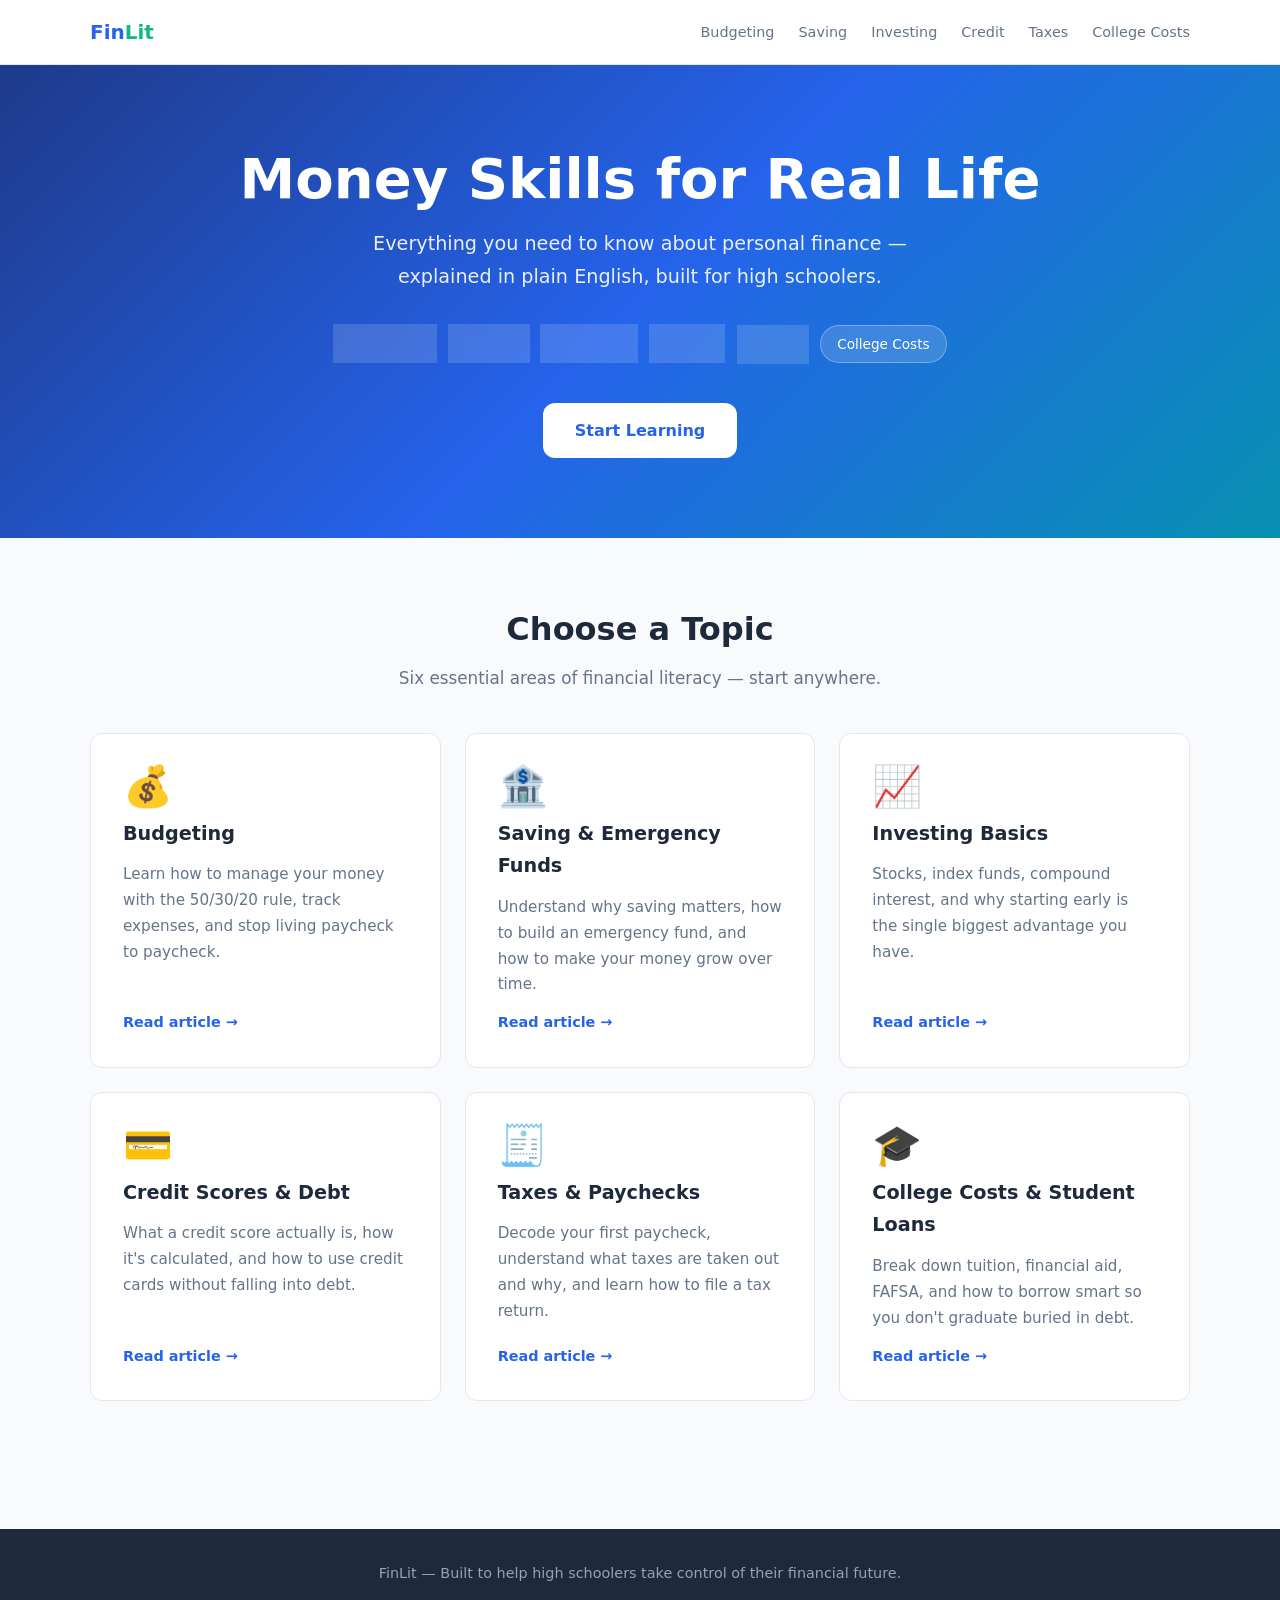
<file: index.html>
<!DOCTYPE html>
<html lang="en">
<head>
  <meta charset="UTF-8" />
  <meta name="viewport" content="width=device-width, initial-scale=1.0" />
  <title>FinLit — Financial Literacy for High Schoolers</title>
  <link rel="stylesheet" href="styles.css" />
</head>
<body>

<nav>
  <div class="nav-inner">
    <a href="index.html" class="nav-logo">Fin<span>Lit</span></a>
    <ul class="nav-links" id="navLinks">
      <li><a href="budgeting.html">Budgeting</a></li>
      <li><a href="saving.html">Saving</a></li>
      <li><a href="investing.html">Investing</a></li>
      <li><a href="credit.html">Credit</a></li>
      <li><a href="taxes.html">Taxes</a></li>
      <li><a href="college.html">College Costs</a></li>
    </ul>
    <button class="hamburger" id="hamburger" aria-label="Toggle menu">
      <span></span><span></span><span></span>
    </button>
  </div>
</nav>

<div class="hero">
  <h1>Money Skills for Real Life</h1>
  <p>Everything you need to know about personal finance — explained in plain English, built for high schoolers.</p>
  <div class="hero-badges">
    <span class="badge">Budgeting</span>
    <span class="badge">Saving</span>
    <span class="badge">Investing</span>
    <span class="badge">Credit</span>
    <span class="badge">Taxes</span>
    <span class="badge">College Costs</span>
  </div>
  <a href="#topics" class="btn btn-white">Start Learning</a>
</div>

<section class="topics" id="topics">
  <div class="section-title">
    <h2>Choose a Topic</h2>
    <p>Six essential areas of financial literacy — start anywhere.</p>
  </div>
  <div class="topic-grid">

    <a href="budgeting.html" class="topic-card">
      <div class="topic-icon">💰</div>
      <h3>Budgeting</h3>
      <p>Learn how to manage your money with the 50/30/20 rule, track expenses, and stop living paycheck to paycheck.</p>
      <span class="read-more">Read article →</span>
    </a>

    <a href="saving.html" class="topic-card">
      <div class="topic-icon">🏦</div>
      <h3>Saving & Emergency Funds</h3>
      <p>Understand why saving matters, how to build an emergency fund, and how to make your money grow over time.</p>
      <span class="read-more">Read article →</span>
    </a>

    <a href="investing.html" class="topic-card">
      <div class="topic-icon">📈</div>
      <h3>Investing Basics</h3>
      <p>Stocks, index funds, compound interest, and why starting early is the single biggest advantage you have.</p>
      <span class="read-more">Read article →</span>
    </a>

    <a href="credit.html" class="topic-card">
      <div class="topic-icon">💳</div>
      <h3>Credit Scores & Debt</h3>
      <p>What a credit score actually is, how it's calculated, and how to use credit cards without falling into debt.</p>
      <span class="read-more">Read article →</span>
    </a>

    <a href="taxes.html" class="topic-card">
      <div class="topic-icon">🧾</div>
      <h3>Taxes & Paychecks</h3>
      <p>Decode your first paycheck, understand what taxes are taken out and why, and learn how to file a tax return.</p>
      <span class="read-more">Read article →</span>
    </a>

    <a href="college.html" class="topic-card">
      <div class="topic-icon">🎓</div>
      <h3>College Costs & Student Loans</h3>
      <p>Break down tuition, financial aid, FAFSA, and how to borrow smart so you don't graduate buried in debt.</p>
      <span class="read-more">Read article →</span>
    </a>

  </div>
</section>

<footer>
  <p>FinLit — Built to help high schoolers take control of their financial future.</p>
</footer>

<script>
  document.getElementById('hamburger').addEventListener('click', () => {
    document.getElementById('navLinks').classList.toggle('open');
  });
</script>

</body>
</html>
</file>
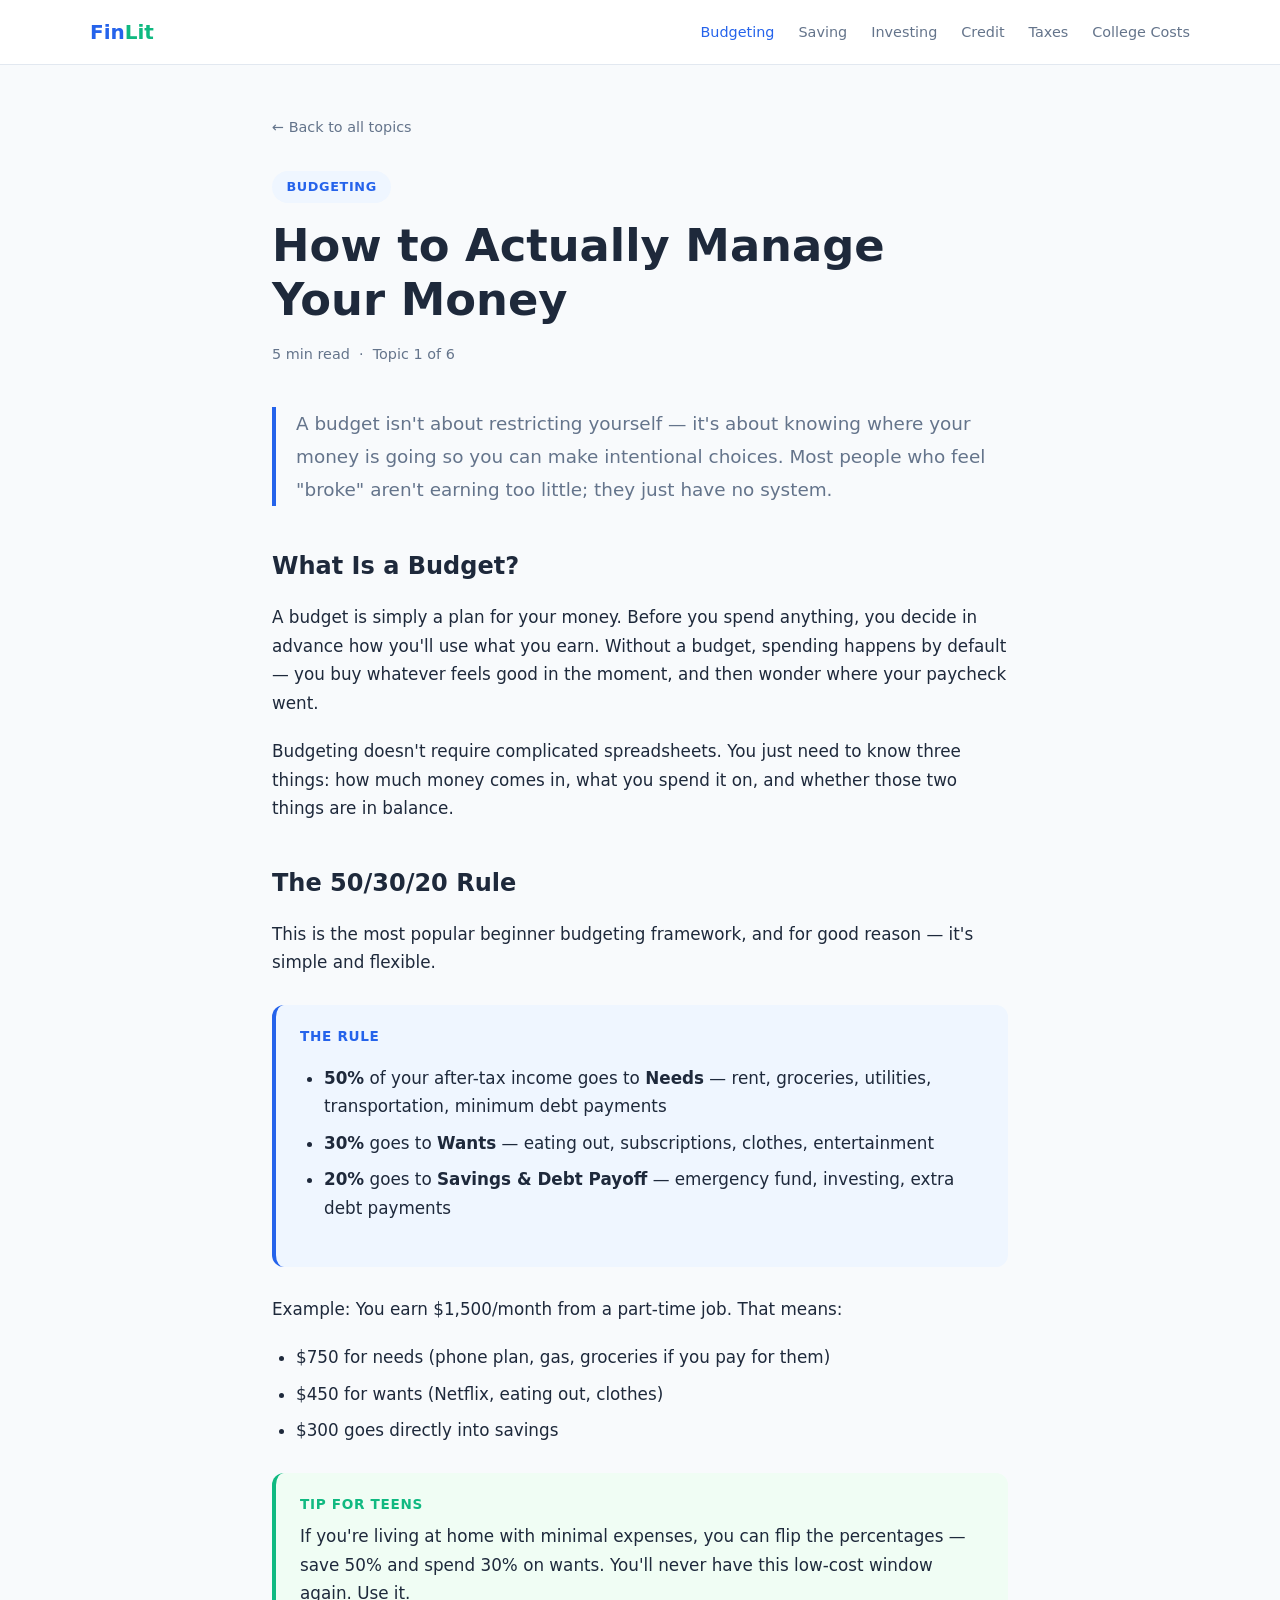
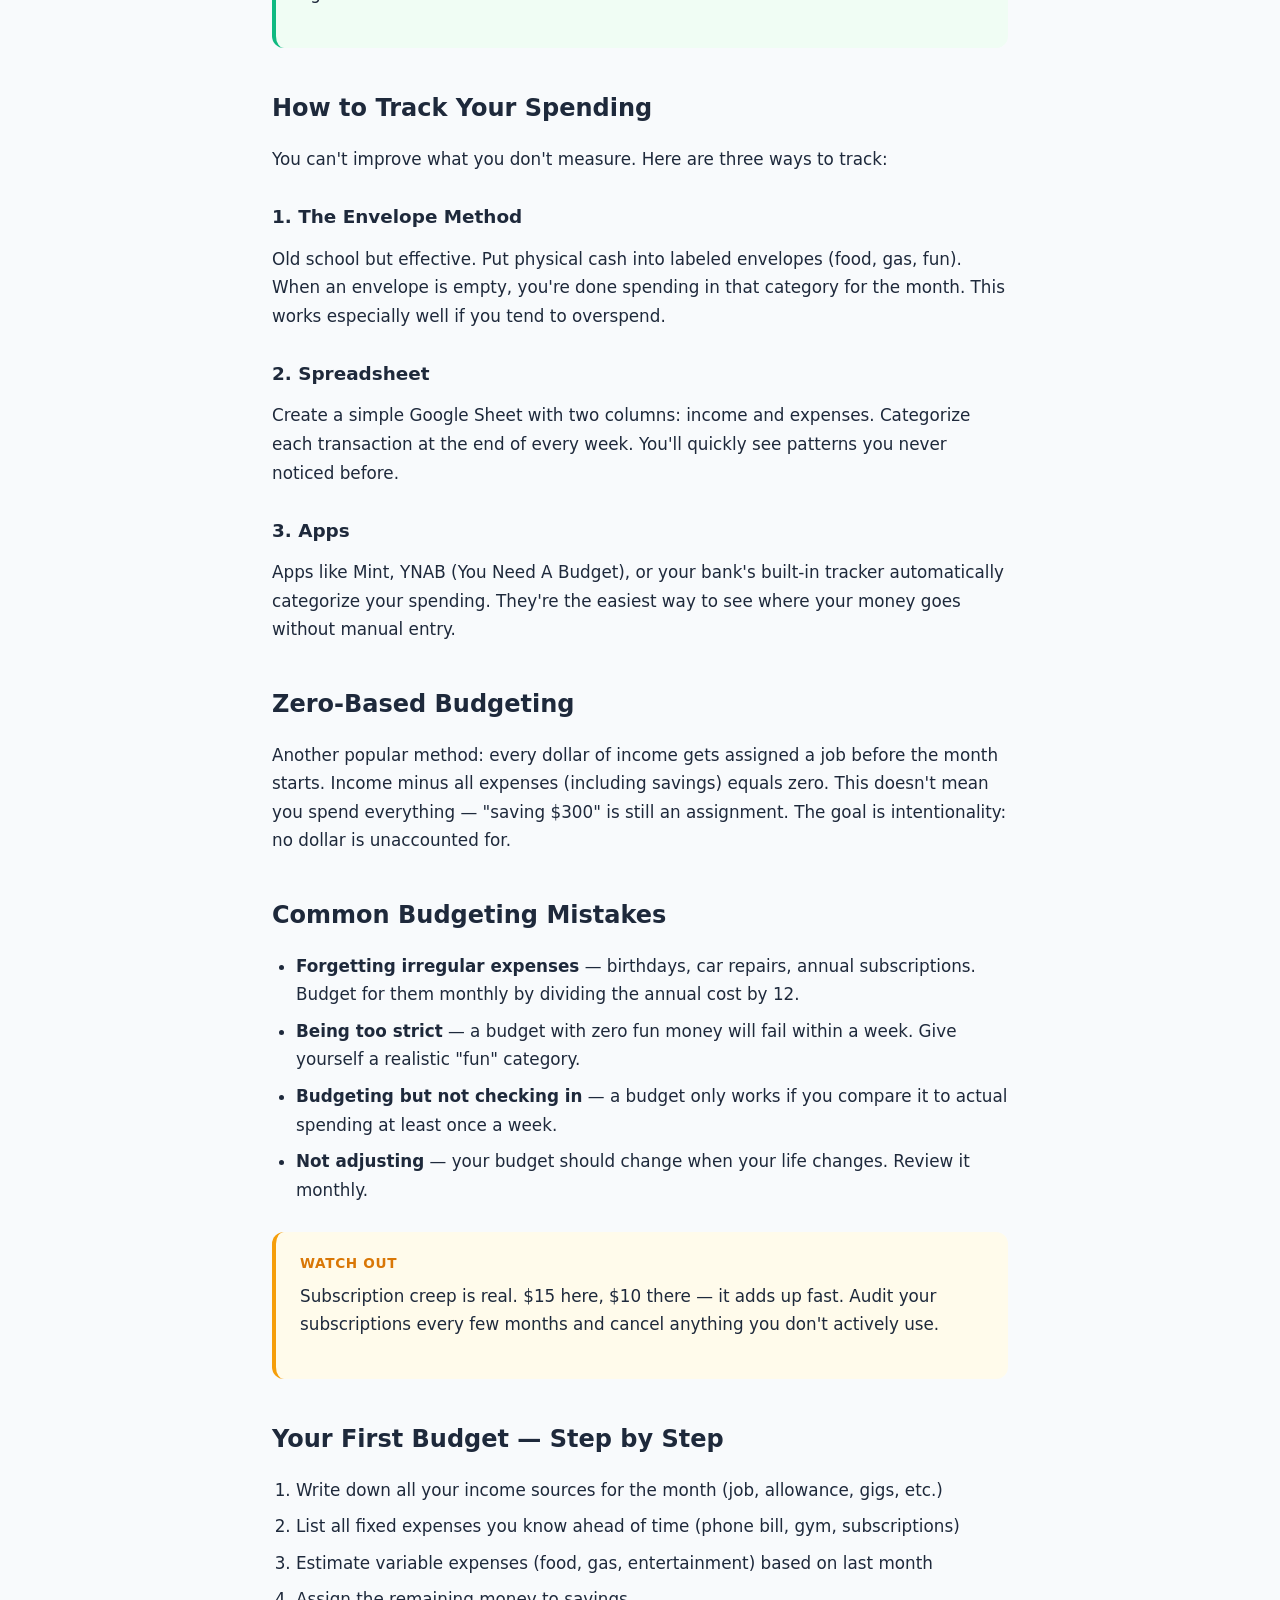
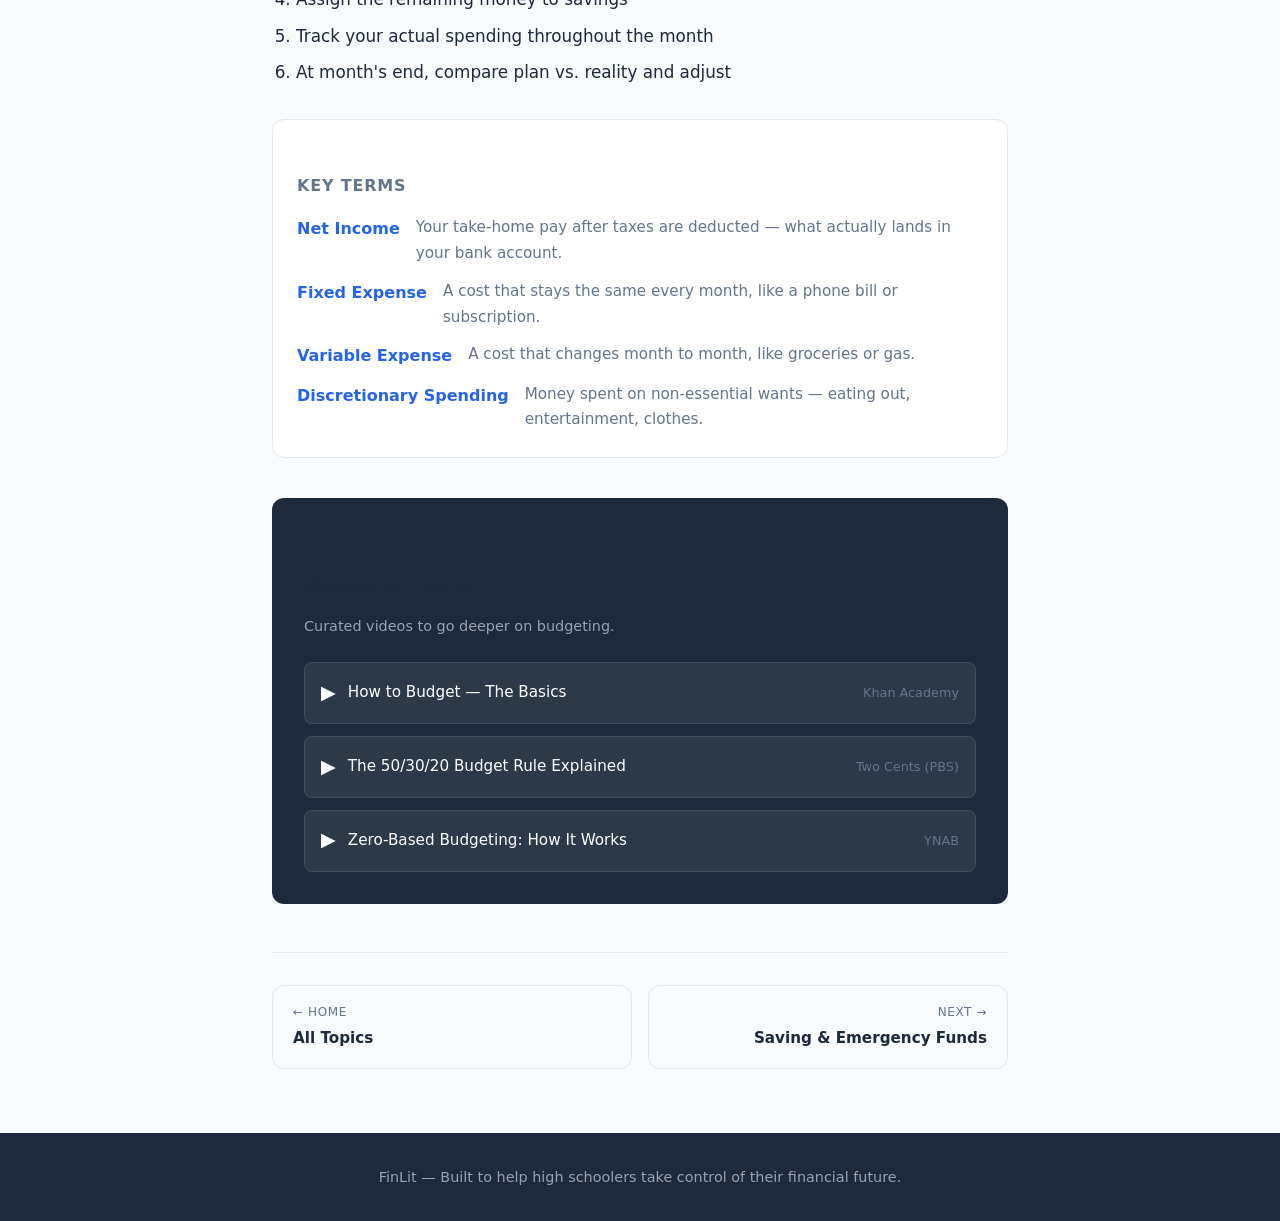
<file: budgeting.html>
<!DOCTYPE html>
<html lang="en">
<head>
  <meta charset="UTF-8" />
  <meta name="viewport" content="width=device-width, initial-scale=1.0" />
  <title>Budgeting — FinLit</title>
  <link rel="stylesheet" href="styles.css" />
</head>
<body>

<nav>
  <div class="nav-inner">
    <a href="index.html" class="nav-logo">Fin<span>Lit</span></a>
    <ul class="nav-links" id="navLinks">
      <li><a href="budgeting.html" class="active">Budgeting</a></li>
      <li><a href="saving.html">Saving</a></li>
      <li><a href="investing.html">Investing</a></li>
      <li><a href="credit.html">Credit</a></li>
      <li><a href="taxes.html">Taxes</a></li>
      <li><a href="college.html">College Costs</a></li>
    </ul>
    <button class="hamburger" id="hamburger" aria-label="Toggle menu">
      <span></span><span></span><span></span>
    </button>
  </div>
</nav>

<div class="article-layout">
  <a href="index.html" class="back-link">← Back to all topics</a>

  <div class="article-header">
    <span class="article-tag">Budgeting</span>
    <h1>How to Actually Manage Your Money</h1>
    <p class="article-meta">5 min read &nbsp;·&nbsp; Topic 1 of 6</p>
  </div>

  <p class="article-intro">
    A budget isn't about restricting yourself — it's about knowing where your money is going so you can make intentional choices. Most people who feel "broke" aren't earning too little; they just have no system.
  </p>

  <div class="article-content">

    <h2>What Is a Budget?</h2>
    <p>A budget is simply a plan for your money. Before you spend anything, you decide in advance how you'll use what you earn. Without a budget, spending happens by default — you buy whatever feels good in the moment, and then wonder where your paycheck went.</p>

    <p>Budgeting doesn't require complicated spreadsheets. You just need to know three things: how much money comes in, what you spend it on, and whether those two things are in balance.</p>

    <h2>The 50/30/20 Rule</h2>
    <p>This is the most popular beginner budgeting framework, and for good reason — it's simple and flexible.</p>

    <div class="info-box key">
      <div class="info-label">The Rule</div>
      <ul>
        <li><strong>50%</strong> of your after-tax income goes to <strong>Needs</strong> — rent, groceries, utilities, transportation, minimum debt payments</li>
        <li><strong>30%</strong> goes to <strong>Wants</strong> — eating out, subscriptions, clothes, entertainment</li>
        <li><strong>20%</strong> goes to <strong>Savings &amp; Debt Payoff</strong> — emergency fund, investing, extra debt payments</li>
      </ul>
    </div>

    <p>Example: You earn $1,500/month from a part-time job. That means:</p>
    <ul>
      <li>$750 for needs (phone plan, gas, groceries if you pay for them)</li>
      <li>$450 for wants (Netflix, eating out, clothes)</li>
      <li>$300 goes directly into savings</li>
    </ul>

    <div class="info-box tip">
      <div class="info-label">Tip for Teens</div>
      <p>If you're living at home with minimal expenses, you can flip the percentages — save 50% and spend 30% on wants. You'll never have this low-cost window again. Use it.</p>
    </div>

    <h2>How to Track Your Spending</h2>
    <p>You can't improve what you don't measure. Here are three ways to track:</p>

    <h3>1. The Envelope Method</h3>
    <p>Old school but effective. Put physical cash into labeled envelopes (food, gas, fun). When an envelope is empty, you're done spending in that category for the month. This works especially well if you tend to overspend.</p>

    <h3>2. Spreadsheet</h3>
    <p>Create a simple Google Sheet with two columns: income and expenses. Categorize each transaction at the end of every week. You'll quickly see patterns you never noticed before.</p>

    <h3>3. Apps</h3>
    <p>Apps like Mint, YNAB (You Need A Budget), or your bank's built-in tracker automatically categorize your spending. They're the easiest way to see where your money goes without manual entry.</p>

    <h2>Zero-Based Budgeting</h2>
    <p>Another popular method: every dollar of income gets assigned a job before the month starts. Income minus all expenses (including savings) equals zero. This doesn't mean you spend everything — "saving $300" is still an assignment. The goal is intentionality: no dollar is unaccounted for.</p>

    <h2>Common Budgeting Mistakes</h2>
    <ul>
      <li><strong>Forgetting irregular expenses</strong> — birthdays, car repairs, annual subscriptions. Budget for them monthly by dividing the annual cost by 12.</li>
      <li><strong>Being too strict</strong> — a budget with zero fun money will fail within a week. Give yourself a realistic "fun" category.</li>
      <li><strong>Budgeting but not checking in</strong> — a budget only works if you compare it to actual spending at least once a week.</li>
      <li><strong>Not adjusting</strong> — your budget should change when your life changes. Review it monthly.</li>
    </ul>

    <div class="info-box warning">
      <div class="info-label">Watch Out</div>
      <p>Subscription creep is real. $15 here, $10 there — it adds up fast. Audit your subscriptions every few months and cancel anything you don't actively use.</p>
    </div>

    <h2>Your First Budget — Step by Step</h2>
    <ol>
      <li>Write down all your income sources for the month (job, allowance, gigs, etc.)</li>
      <li>List all fixed expenses you know ahead of time (phone bill, gym, subscriptions)</li>
      <li>Estimate variable expenses (food, gas, entertainment) based on last month</li>
      <li>Assign the remaining money to savings</li>
      <li>Track your actual spending throughout the month</li>
      <li>At month's end, compare plan vs. reality and adjust</li>
    </ol>

    <div class="key-terms">
      <h3>Key Terms</h3>
      <div class="term-list">
        <div class="term">
          <span class="term-name">Net Income</span>
          <span class="term-def">Your take-home pay after taxes are deducted — what actually lands in your bank account.</span>
        </div>
        <div class="term">
          <span class="term-name">Fixed Expense</span>
          <span class="term-def">A cost that stays the same every month, like a phone bill or subscription.</span>
        </div>
        <div class="term">
          <span class="term-name">Variable Expense</span>
          <span class="term-def">A cost that changes month to month, like groceries or gas.</span>
        </div>
        <div class="term">
          <span class="term-name">Discretionary Spending</span>
          <span class="term-def">Money spent on non-essential wants — eating out, entertainment, clothes.</span>
        </div>
      </div>
    </div>

    <div class="video-section">
      <h2>Watch & Learn</h2>
      <p>Curated videos to go deeper on budgeting.</p>
      <div class="video-links">
        <a href="https://www.youtube.com/watch?v=HQzoZfc3GwQ" target="_blank" rel="noopener" class="video-link">
          <span class="video-icon">▶</span>
          <span class="video-link-label">How to Budget — The Basics</span>
          <span class="video-link-source">Khan Academy</span>
        </a>
        <a href="https://www.youtube.com/watch?v=sVKQn2I4HDM" target="_blank" rel="noopener" class="video-link">
          <span class="video-icon">▶</span>
          <span class="video-link-label">The 50/30/20 Budget Rule Explained</span>
          <span class="video-link-source">Two Cents (PBS)</span>
        </a>
        <a href="https://www.youtube.com/watch?v=_gcCTU5V5O0" target="_blank" rel="noopener" class="video-link">
          <span class="video-icon">▶</span>
          <span class="video-link-label">Zero-Based Budgeting: How It Works</span>
          <span class="video-link-source">YNAB</span>
        </a>
      </div>
    </div>

  </div>

  <div class="article-nav">
    <a href="index.html">
      <span class="nav-dir">← Home</span>
      <span class="nav-title">All Topics</span>
    </a>
    <a href="saving.html" class="next">
      <span class="nav-dir">Next →</span>
      <span class="nav-title">Saving & Emergency Funds</span>
    </a>
  </div>
</div>

<footer>
  <p>FinLit — Built to help high schoolers take control of their financial future.</p>
</footer>

<script>
  document.getElementById('hamburger').addEventListener('click', () => {
    document.getElementById('navLinks').classList.toggle('open');
  });
</script>

</body>
</html>
</file>
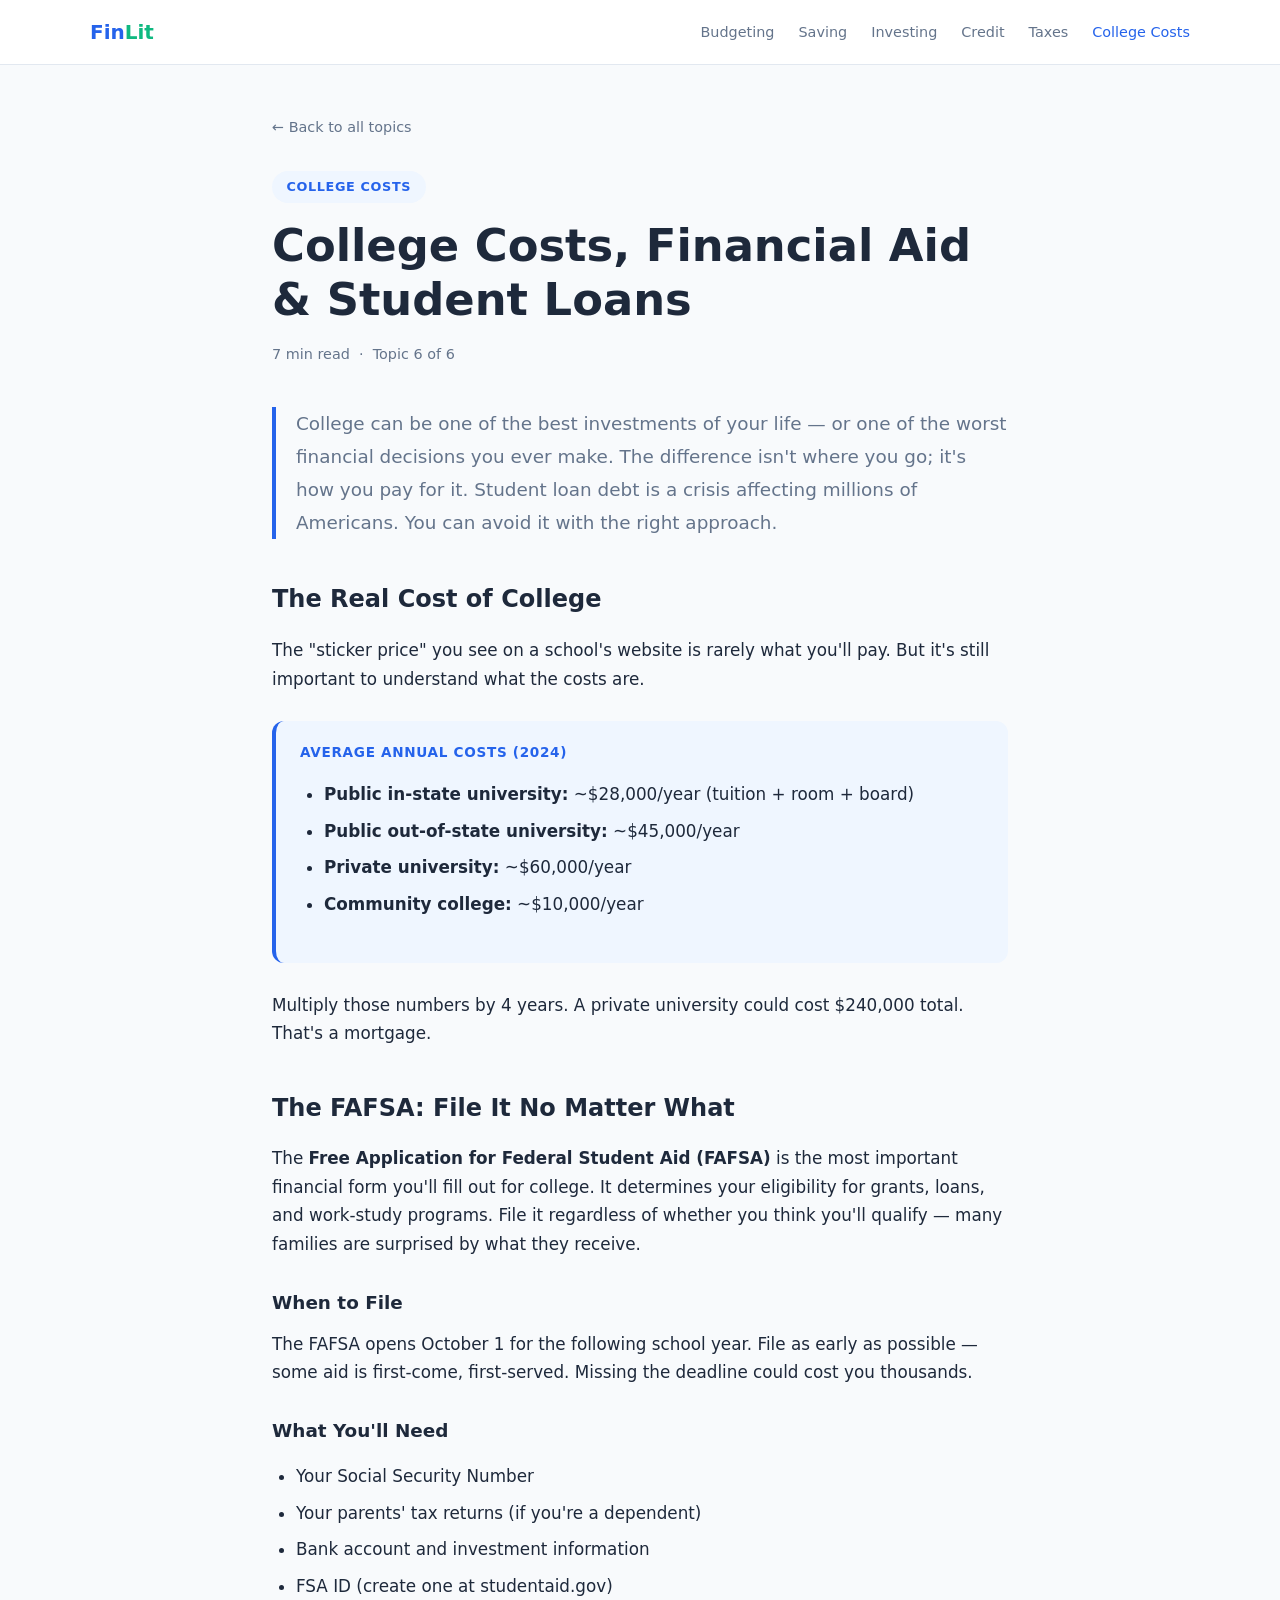
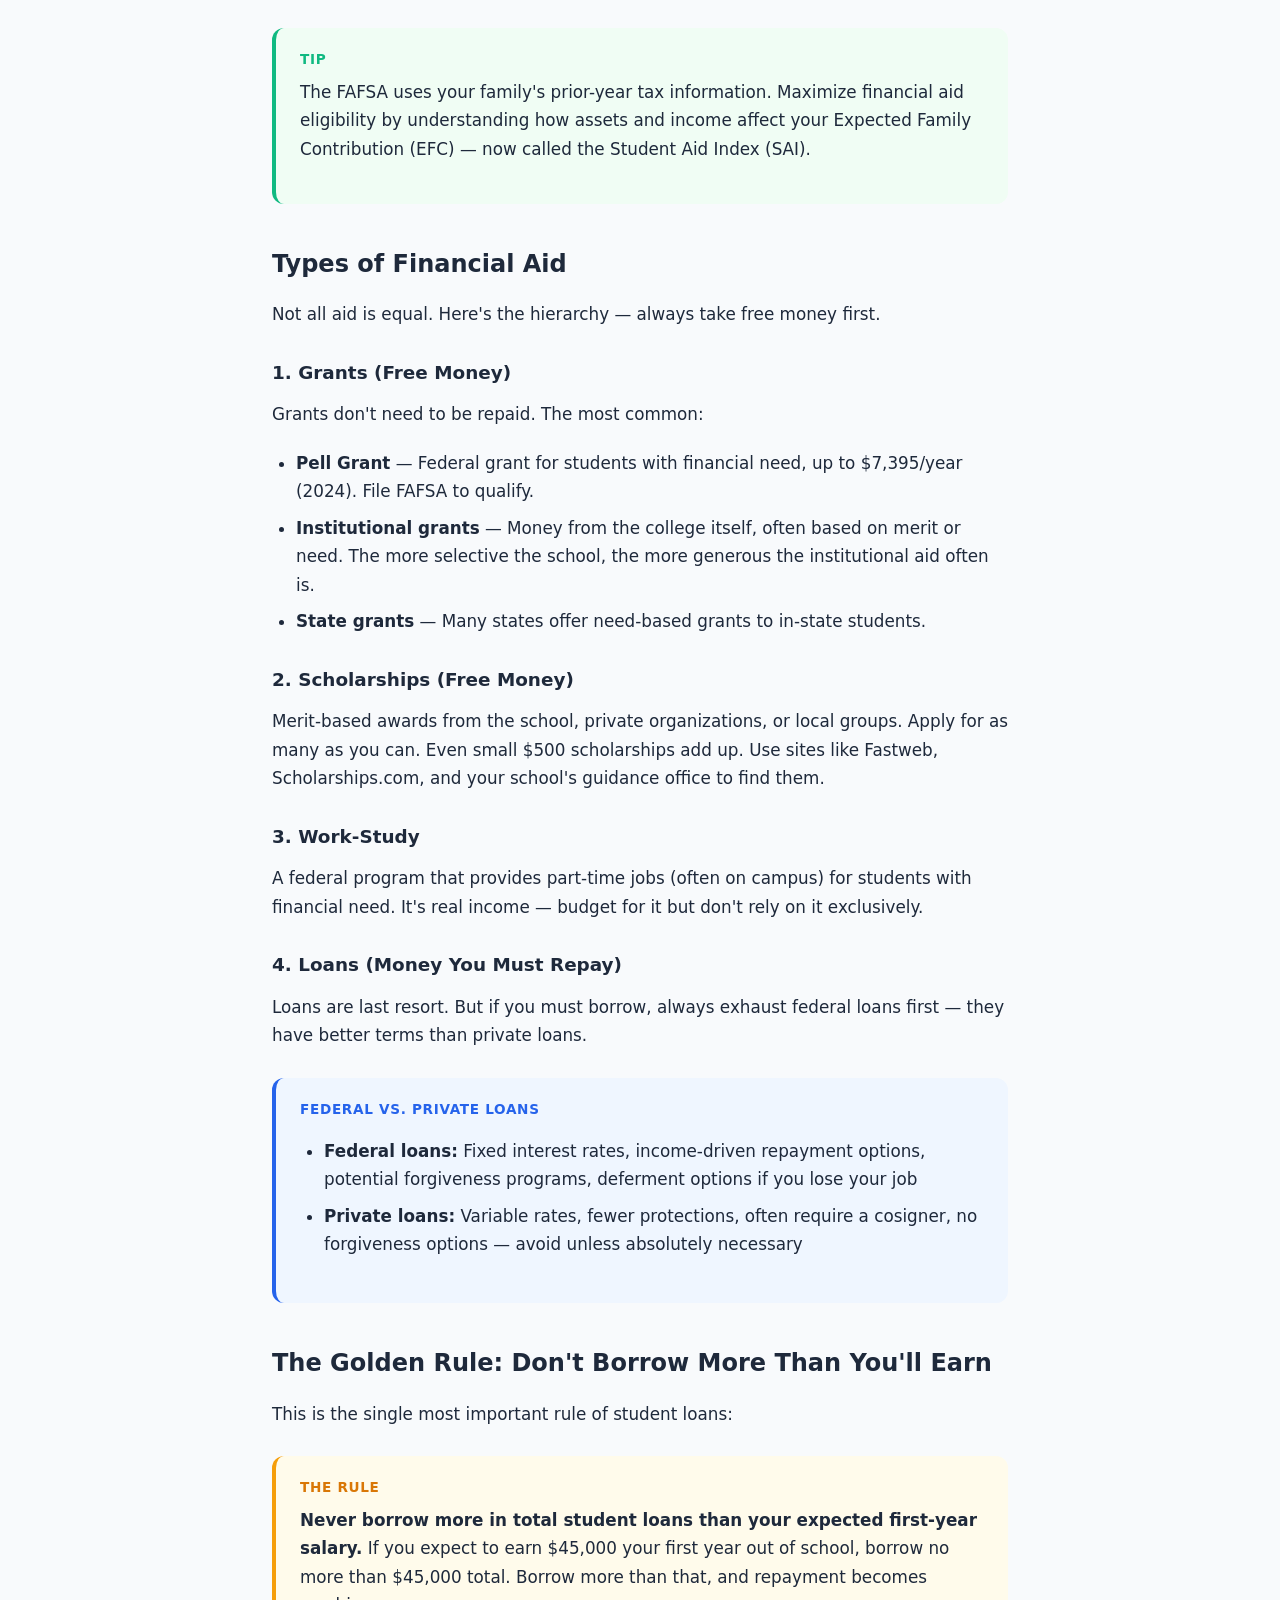
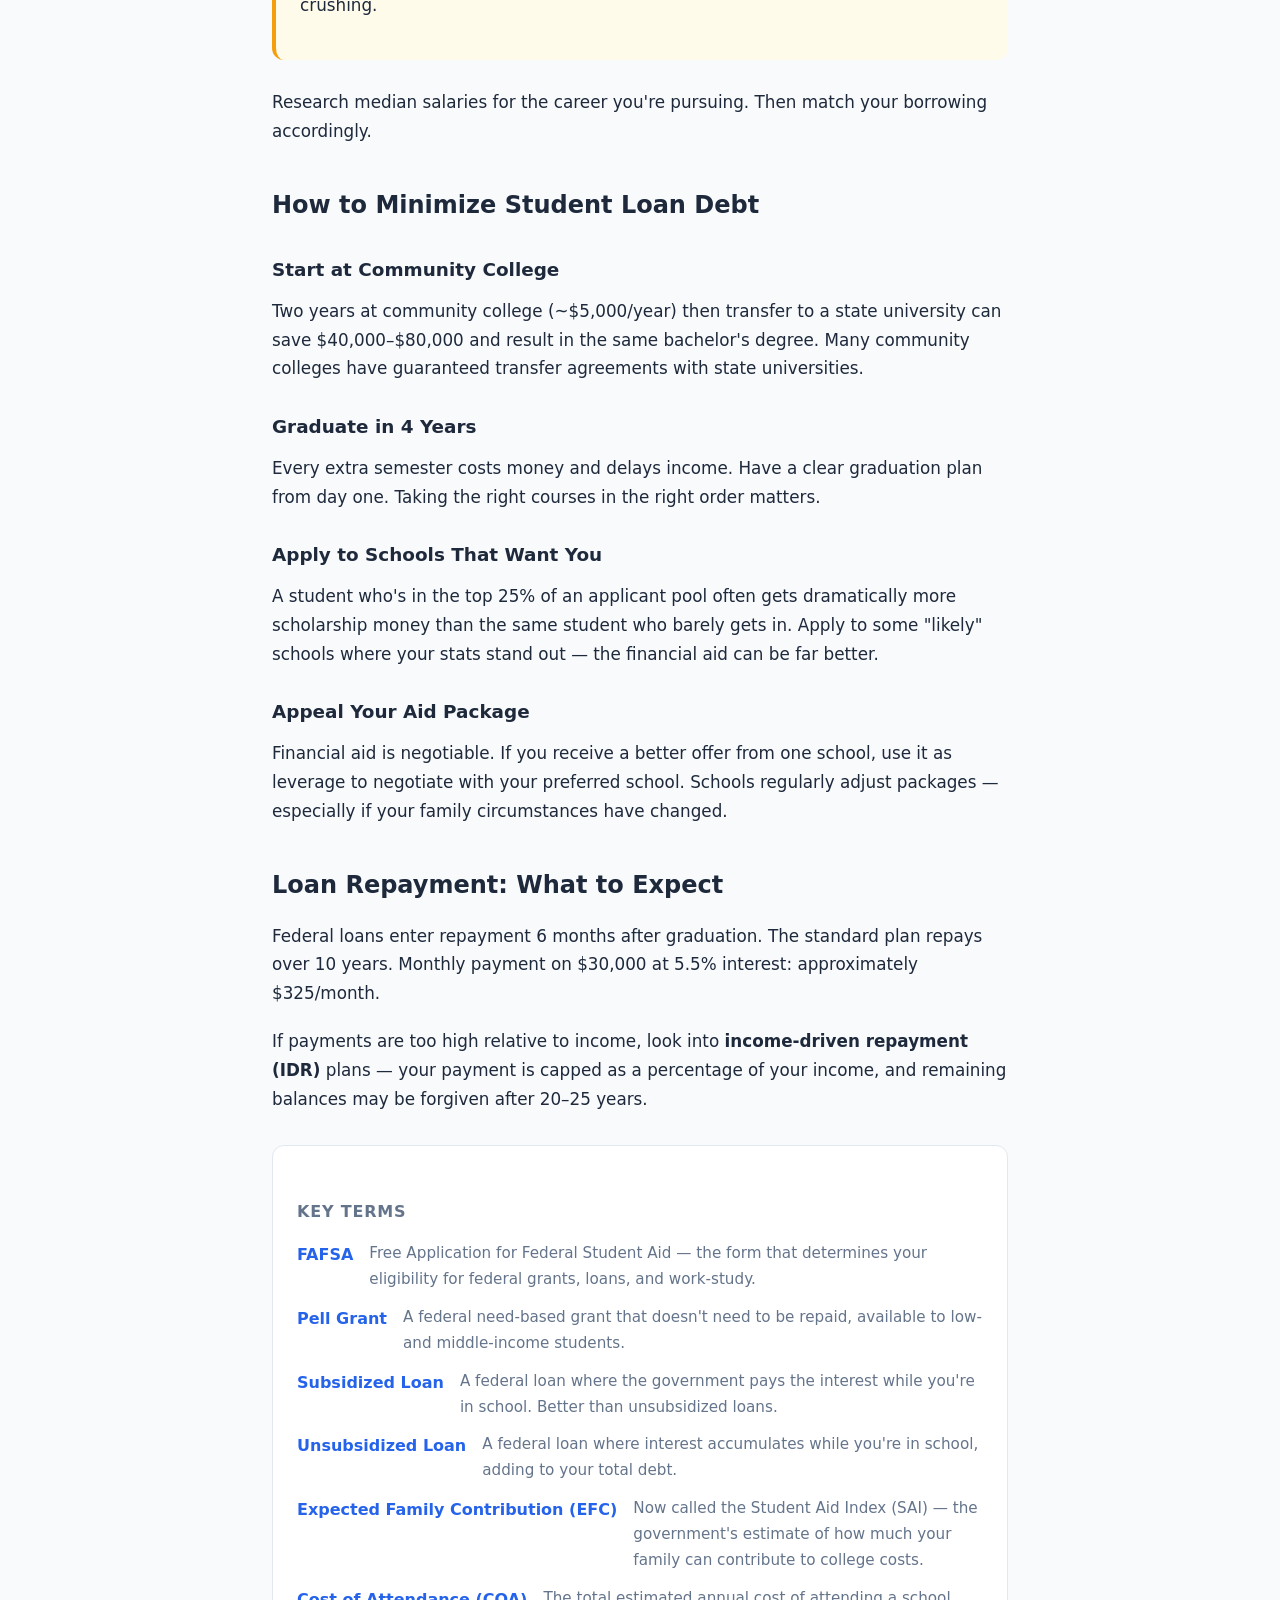
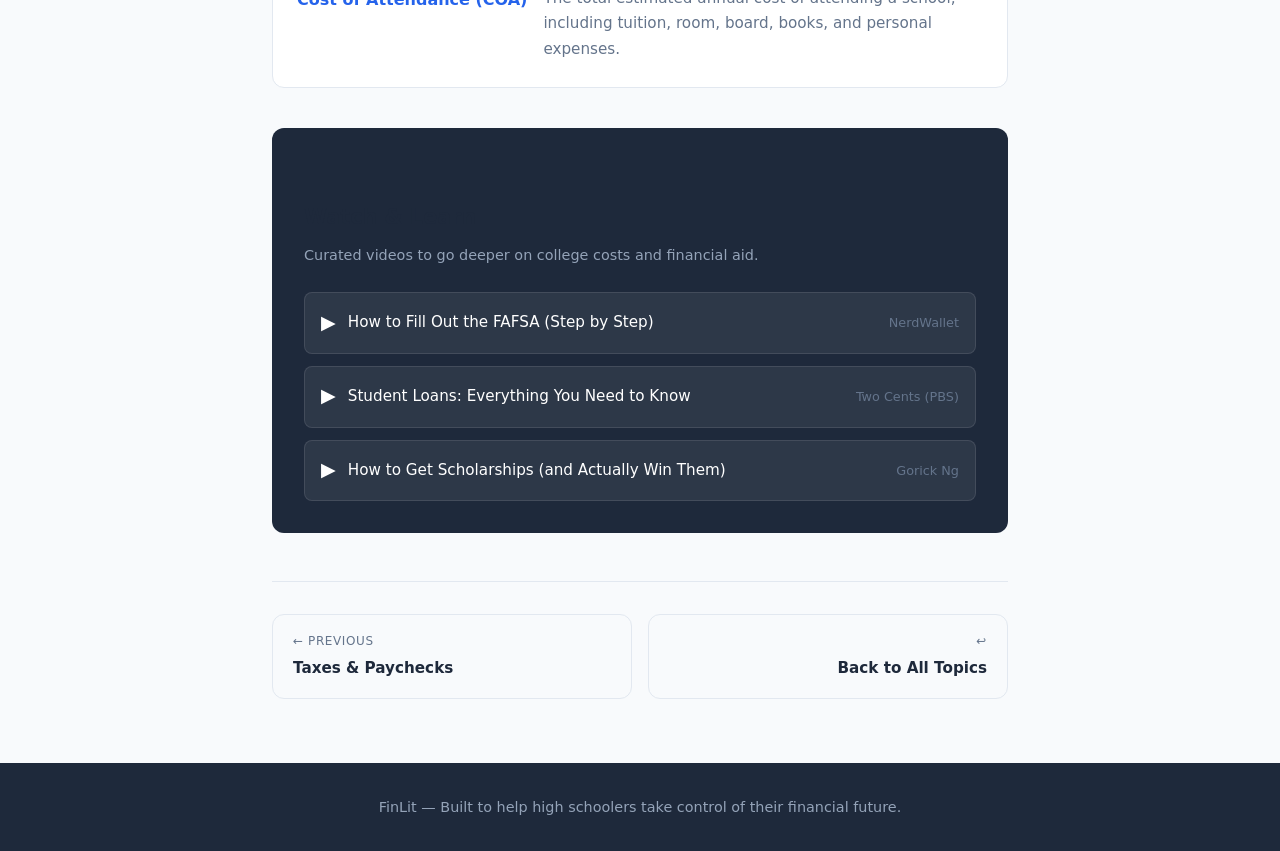
<file: college.html>
<!DOCTYPE html>
<html lang="en">
<head>
  <meta charset="UTF-8" />
  <meta name="viewport" content="width=device-width, initial-scale=1.0" />
  <title>College Costs & Student Loans — FinLit</title>
  <link rel="stylesheet" href="styles.css" />
</head>
<body>

<nav>
  <div class="nav-inner">
    <a href="index.html" class="nav-logo">Fin<span>Lit</span></a>
    <ul class="nav-links" id="navLinks">
      <li><a href="budgeting.html">Budgeting</a></li>
      <li><a href="saving.html">Saving</a></li>
      <li><a href="investing.html">Investing</a></li>
      <li><a href="credit.html">Credit</a></li>
      <li><a href="taxes.html">Taxes</a></li>
      <li><a href="college.html" class="active">College Costs</a></li>
    </ul>
    <button class="hamburger" id="hamburger" aria-label="Toggle menu">
      <span></span><span></span><span></span>
    </button>
  </div>
</nav>

<div class="article-layout">
  <a href="index.html" class="back-link">← Back to all topics</a>

  <div class="article-header">
    <span class="article-tag">College Costs</span>
    <h1>College Costs, Financial Aid & Student Loans</h1>
    <p class="article-meta">7 min read &nbsp;·&nbsp; Topic 6 of 6</p>
  </div>

  <p class="article-intro">
    College can be one of the best investments of your life — or one of the worst financial decisions you ever make. The difference isn't where you go; it's how you pay for it. Student loan debt is a crisis affecting millions of Americans. You can avoid it with the right approach.
  </p>

  <div class="article-content">

    <h2>The Real Cost of College</h2>
    <p>The "sticker price" you see on a school's website is rarely what you'll pay. But it's still important to understand what the costs are.</p>

    <div class="info-box key">
      <div class="info-label">Average Annual Costs (2024)</div>
      <ul>
        <li><strong>Public in-state university:</strong> ~$28,000/year (tuition + room + board)</li>
        <li><strong>Public out-of-state university:</strong> ~$45,000/year</li>
        <li><strong>Private university:</strong> ~$60,000/year</li>
        <li><strong>Community college:</strong> ~$10,000/year</li>
      </ul>
    </div>

    <p>Multiply those numbers by 4 years. A private university could cost $240,000 total. That's a mortgage.</p>

    <h2>The FAFSA: File It No Matter What</h2>
    <p>The <strong>Free Application for Federal Student Aid (FAFSA)</strong> is the most important financial form you'll fill out for college. It determines your eligibility for grants, loans, and work-study programs. File it regardless of whether you think you'll qualify — many families are surprised by what they receive.</p>

    <h3>When to File</h3>
    <p>The FAFSA opens October 1 for the following school year. File as early as possible — some aid is first-come, first-served. Missing the deadline could cost you thousands.</p>

    <h3>What You'll Need</h3>
    <ul>
      <li>Your Social Security Number</li>
      <li>Your parents' tax returns (if you're a dependent)</li>
      <li>Bank account and investment information</li>
      <li>FSA ID (create one at studentaid.gov)</li>
    </ul>

    <div class="info-box tip">
      <div class="info-label">Tip</div>
      <p>The FAFSA uses your family's prior-year tax information. Maximize financial aid eligibility by understanding how assets and income affect your Expected Family Contribution (EFC) — now called the Student Aid Index (SAI).</p>
    </div>

    <h2>Types of Financial Aid</h2>
    <p>Not all aid is equal. Here's the hierarchy — always take free money first.</p>

    <h3>1. Grants (Free Money)</h3>
    <p>Grants don't need to be repaid. The most common:</p>
    <ul>
      <li><strong>Pell Grant</strong> — Federal grant for students with financial need, up to $7,395/year (2024). File FAFSA to qualify.</li>
      <li><strong>Institutional grants</strong> — Money from the college itself, often based on merit or need. The more selective the school, the more generous the institutional aid often is.</li>
      <li><strong>State grants</strong> — Many states offer need-based grants to in-state students.</li>
    </ul>

    <h3>2. Scholarships (Free Money)</h3>
    <p>Merit-based awards from the school, private organizations, or local groups. Apply for as many as you can. Even small $500 scholarships add up. Use sites like Fastweb, Scholarships.com, and your school's guidance office to find them.</p>

    <h3>3. Work-Study</h3>
    <p>A federal program that provides part-time jobs (often on campus) for students with financial need. It's real income — budget for it but don't rely on it exclusively.</p>

    <h3>4. Loans (Money You Must Repay)</h3>
    <p>Loans are last resort. But if you must borrow, always exhaust federal loans first — they have better terms than private loans.</p>

    <div class="info-box key">
      <div class="info-label">Federal vs. Private Loans</div>
      <ul>
        <li><strong>Federal loans:</strong> Fixed interest rates, income-driven repayment options, potential forgiveness programs, deferment options if you lose your job</li>
        <li><strong>Private loans:</strong> Variable rates, fewer protections, often require a cosigner, no forgiveness options — avoid unless absolutely necessary</li>
      </ul>
    </div>

    <h2>The Golden Rule: Don't Borrow More Than You'll Earn</h2>
    <p>This is the single most important rule of student loans:</p>

    <div class="info-box warning">
      <div class="info-label">The Rule</div>
      <p><strong>Never borrow more in total student loans than your expected first-year salary.</strong> If you expect to earn $45,000 your first year out of school, borrow no more than $45,000 total. Borrow more than that, and repayment becomes crushing.</p>
    </div>

    <p>Research median salaries for the career you're pursuing. Then match your borrowing accordingly.</p>

    <h2>How to Minimize Student Loan Debt</h2>

    <h3>Start at Community College</h3>
    <p>Two years at community college (~$5,000/year) then transfer to a state university can save $40,000–$80,000 and result in the same bachelor's degree. Many community colleges have guaranteed transfer agreements with state universities.</p>

    <h3>Graduate in 4 Years</h3>
    <p>Every extra semester costs money and delays income. Have a clear graduation plan from day one. Taking the right courses in the right order matters.</p>

    <h3>Apply to Schools That Want You</h3>
    <p>A student who's in the top 25% of an applicant pool often gets dramatically more scholarship money than the same student who barely gets in. Apply to some "likely" schools where your stats stand out — the financial aid can be far better.</p>

    <h3>Appeal Your Aid Package</h3>
    <p>Financial aid is negotiable. If you receive a better offer from one school, use it as leverage to negotiate with your preferred school. Schools regularly adjust packages — especially if your family circumstances have changed.</p>

    <h2>Loan Repayment: What to Expect</h2>
    <p>Federal loans enter repayment 6 months after graduation. The standard plan repays over 10 years. Monthly payment on $30,000 at 5.5% interest: approximately $325/month.</p>

    <p>If payments are too high relative to income, look into <strong>income-driven repayment (IDR)</strong> plans — your payment is capped as a percentage of your income, and remaining balances may be forgiven after 20–25 years.</p>

    <div class="key-terms">
      <h3>Key Terms</h3>
      <div class="term-list">
        <div class="term">
          <span class="term-name">FAFSA</span>
          <span class="term-def">Free Application for Federal Student Aid — the form that determines your eligibility for federal grants, loans, and work-study.</span>
        </div>
        <div class="term">
          <span class="term-name">Pell Grant</span>
          <span class="term-def">A federal need-based grant that doesn't need to be repaid, available to low- and middle-income students.</span>
        </div>
        <div class="term">
          <span class="term-name">Subsidized Loan</span>
          <span class="term-def">A federal loan where the government pays the interest while you're in school. Better than unsubsidized loans.</span>
        </div>
        <div class="term">
          <span class="term-name">Unsubsidized Loan</span>
          <span class="term-def">A federal loan where interest accumulates while you're in school, adding to your total debt.</span>
        </div>
        <div class="term">
          <span class="term-name">Expected Family Contribution (EFC)</span>
          <span class="term-def">Now called the Student Aid Index (SAI) — the government's estimate of how much your family can contribute to college costs.</span>
        </div>
        <div class="term">
          <span class="term-name">Cost of Attendance (COA)</span>
          <span class="term-def">The total estimated annual cost of attending a school, including tuition, room, board, books, and personal expenses.</span>
        </div>
      </div>
    </div>

    <div class="video-section">
      <h2>Watch & Learn</h2>
      <p>Curated videos to go deeper on college costs and financial aid.</p>
      <div class="video-links">
        <a href="https://www.youtube.com/watch?v=PsJoMpH1Lx8" target="_blank" rel="noopener" class="video-link">
          <span class="video-icon">▶</span>
          <span class="video-link-label">How to Fill Out the FAFSA (Step by Step)</span>
          <span class="video-link-source">NerdWallet</span>
        </a>
        <a href="https://www.youtube.com/watch?v=vdxOOiilh4E" target="_blank" rel="noopener" class="video-link">
          <span class="video-icon">▶</span>
          <span class="video-link-label">Student Loans: Everything You Need to Know</span>
          <span class="video-link-source">Two Cents (PBS)</span>
        </a>
        <a href="https://www.youtube.com/watch?v=u2HGIFt5kUY" target="_blank" rel="noopener" class="video-link">
          <span class="video-icon">▶</span>
          <span class="video-link-label">How to Get Scholarships (and Actually Win Them)</span>
          <span class="video-link-source">Gorick Ng</span>
        </a>
      </div>
    </div>

  </div>

  <div class="article-nav">
    <a href="taxes.html">
      <span class="nav-dir">← Previous</span>
      <span class="nav-title">Taxes & Paychecks</span>
    </a>
    <a href="index.html" class="next">
      <span class="nav-dir">↩</span>
      <span class="nav-title">Back to All Topics</span>
    </a>
  </div>
</div>

<footer>
  <p>FinLit — Built to help high schoolers take control of their financial future.</p>
</footer>

<script>
  document.getElementById('hamburger').addEventListener('click', () => {
    document.getElementById('navLinks').classList.toggle('open');
  });
</script>

</body>
</html>
</file>
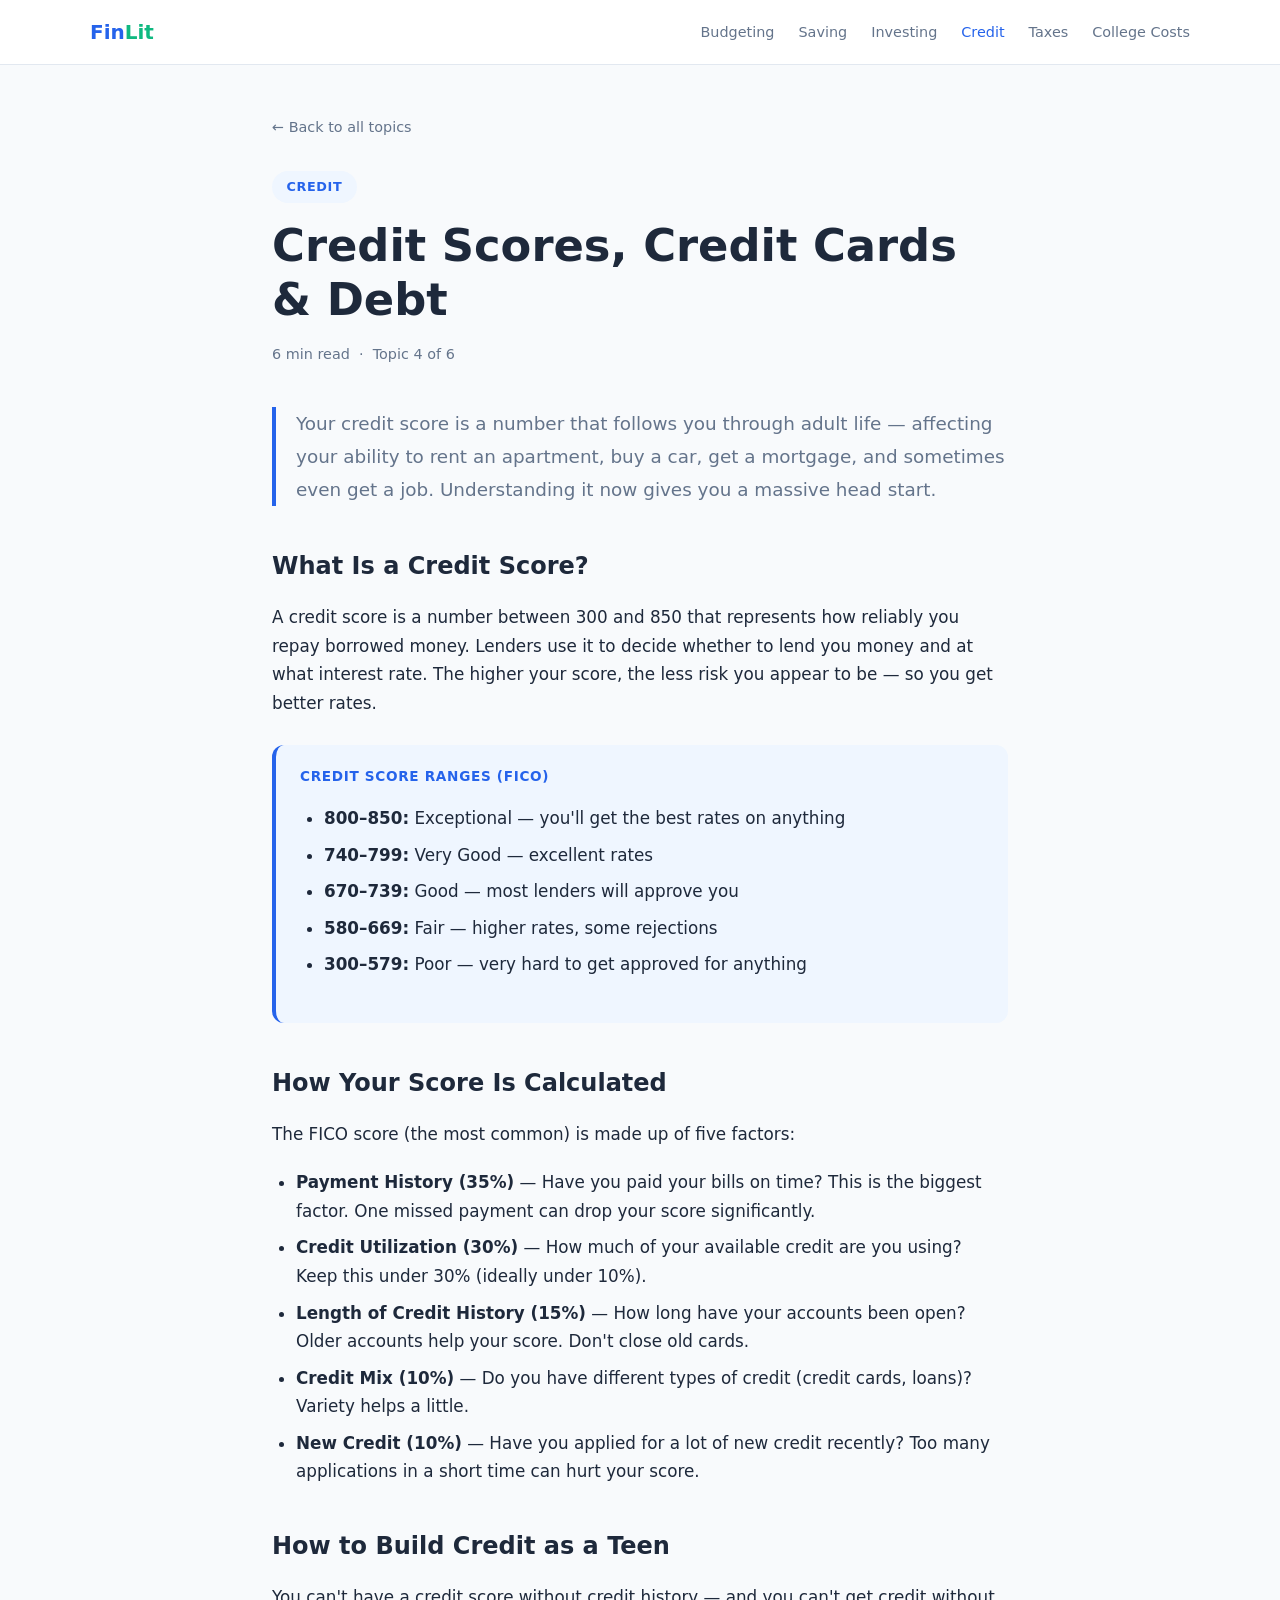
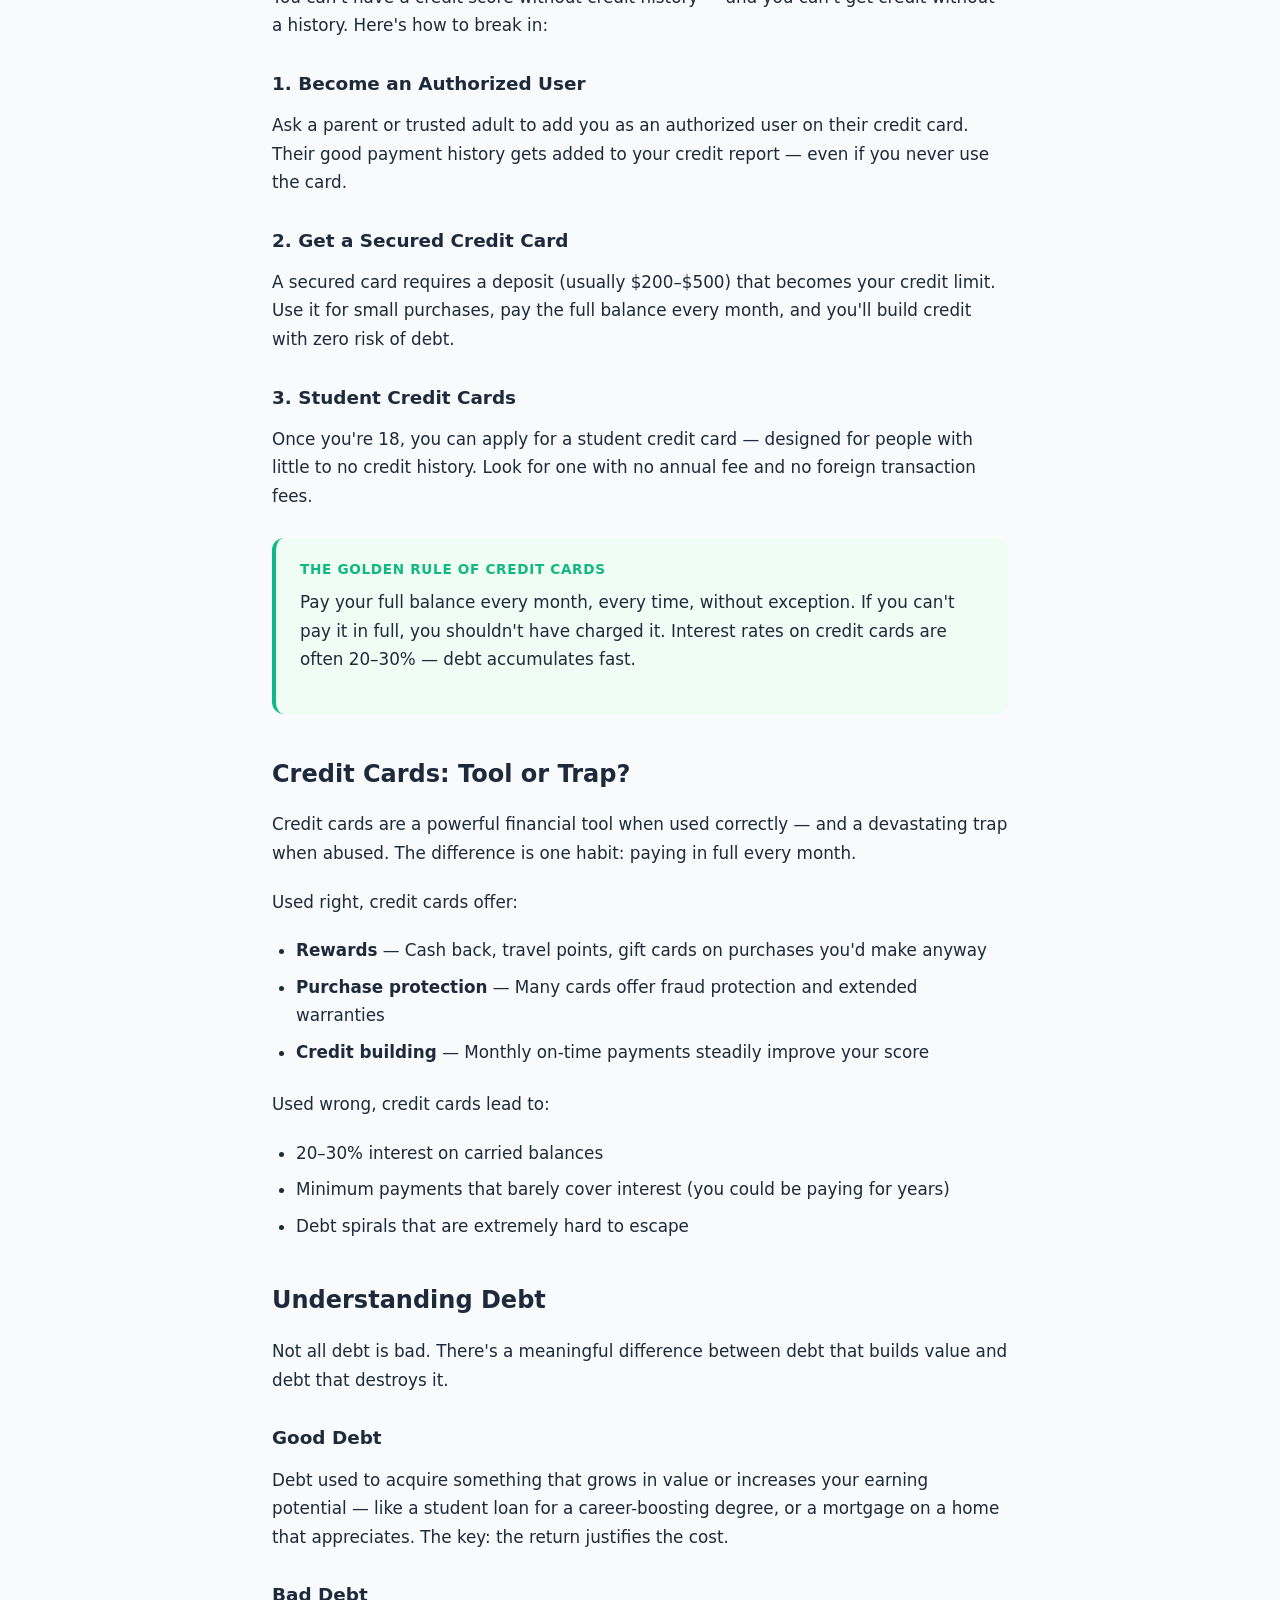
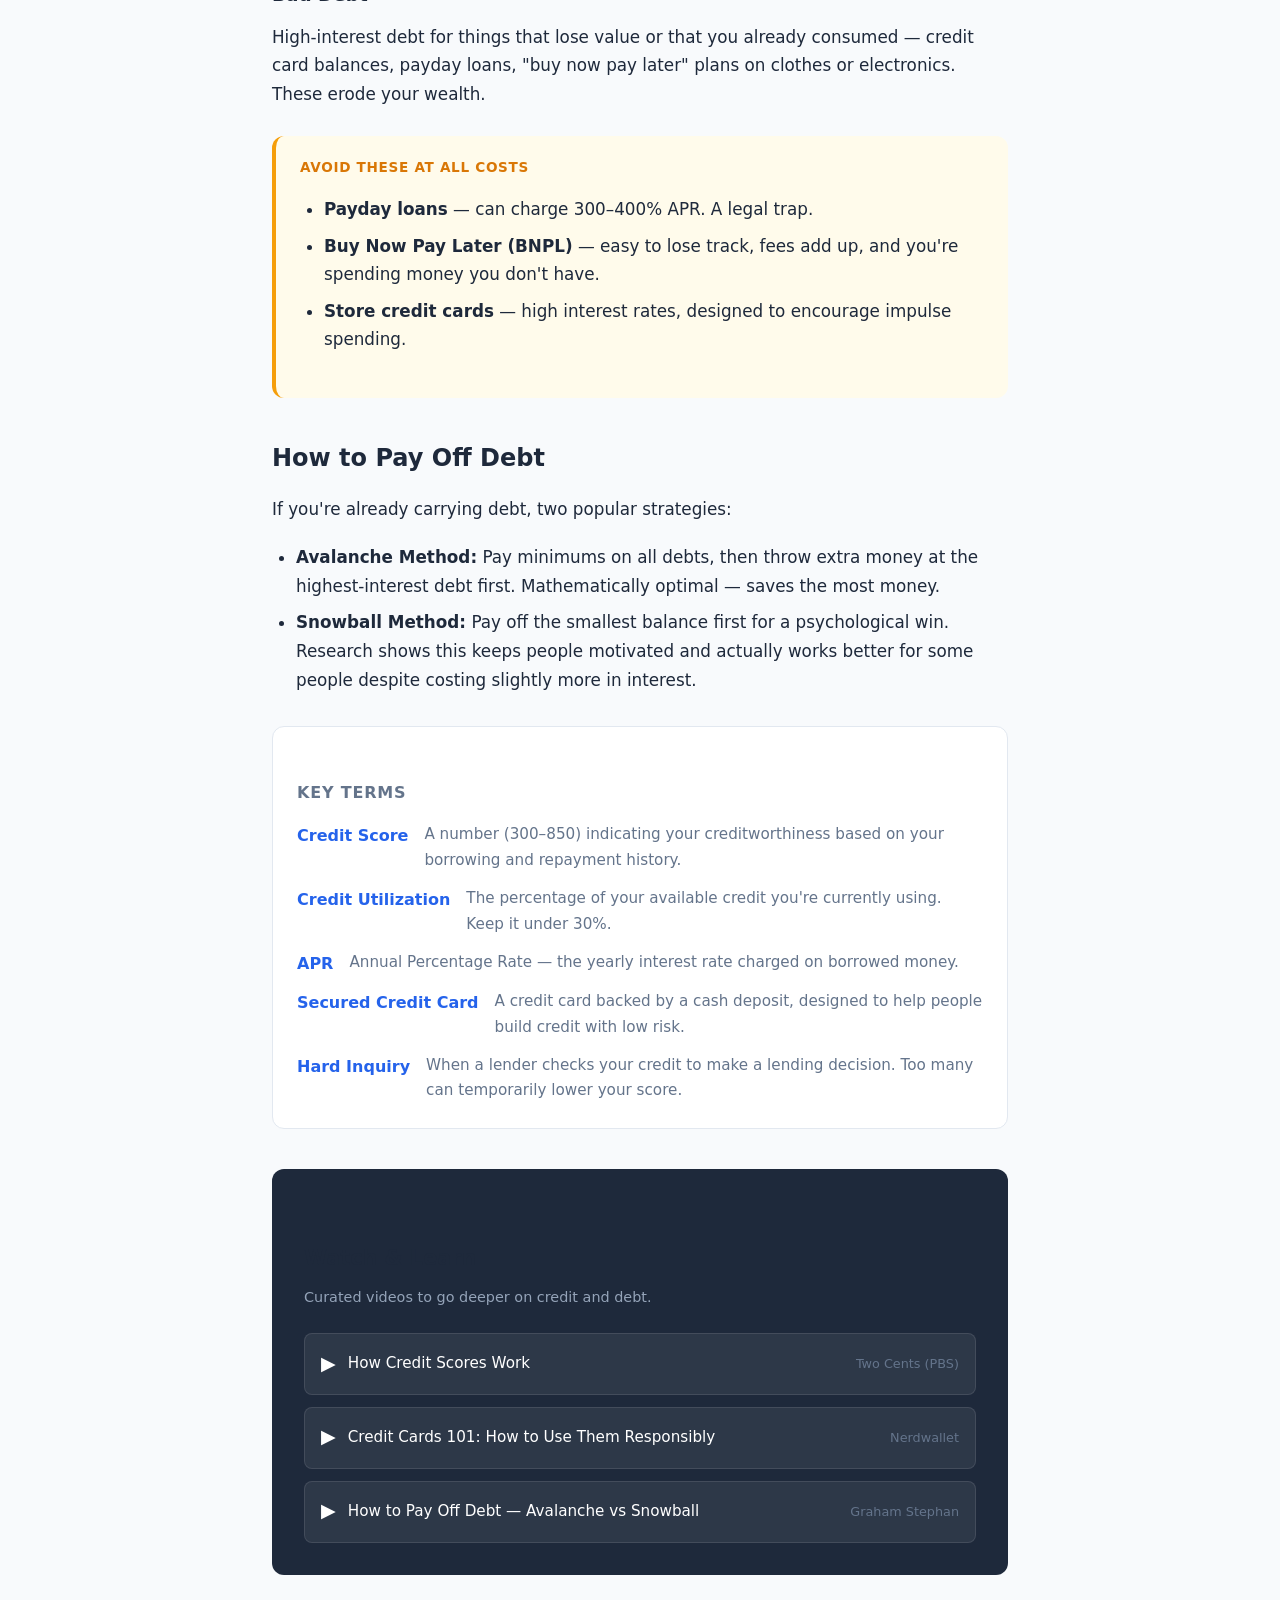
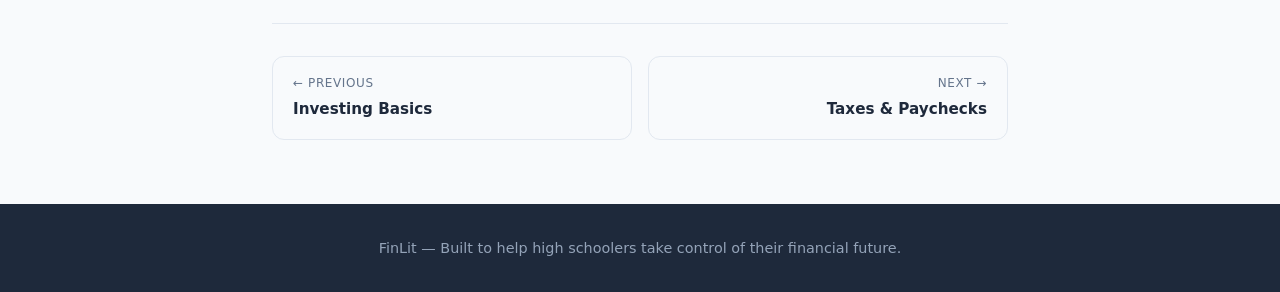
<file: credit.html>
<!DOCTYPE html>
<html lang="en">
<head>
  <meta charset="UTF-8" />
  <meta name="viewport" content="width=device-width, initial-scale=1.0" />
  <title>Credit Scores & Debt — FinLit</title>
  <link rel="stylesheet" href="styles.css" />
</head>
<body>

<nav>
  <div class="nav-inner">
    <a href="index.html" class="nav-logo">Fin<span>Lit</span></a>
    <ul class="nav-links" id="navLinks">
      <li><a href="budgeting.html">Budgeting</a></li>
      <li><a href="saving.html">Saving</a></li>
      <li><a href="investing.html">Investing</a></li>
      <li><a href="credit.html" class="active">Credit</a></li>
      <li><a href="taxes.html">Taxes</a></li>
      <li><a href="college.html">College Costs</a></li>
    </ul>
    <button class="hamburger" id="hamburger" aria-label="Toggle menu">
      <span></span><span></span><span></span>
    </button>
  </div>
</nav>

<div class="article-layout">
  <a href="index.html" class="back-link">← Back to all topics</a>

  <div class="article-header">
    <span class="article-tag">Credit</span>
    <h1>Credit Scores, Credit Cards & Debt</h1>
    <p class="article-meta">6 min read &nbsp;·&nbsp; Topic 4 of 6</p>
  </div>

  <p class="article-intro">
    Your credit score is a number that follows you through adult life — affecting your ability to rent an apartment, buy a car, get a mortgage, and sometimes even get a job. Understanding it now gives you a massive head start.
  </p>

  <div class="article-content">

    <h2>What Is a Credit Score?</h2>
    <p>A credit score is a number between 300 and 850 that represents how reliably you repay borrowed money. Lenders use it to decide whether to lend you money and at what interest rate. The higher your score, the less risk you appear to be — so you get better rates.</p>

    <div class="info-box key">
      <div class="info-label">Credit Score Ranges (FICO)</div>
      <ul>
        <li><strong>800–850:</strong> Exceptional — you'll get the best rates on anything</li>
        <li><strong>740–799:</strong> Very Good — excellent rates</li>
        <li><strong>670–739:</strong> Good — most lenders will approve you</li>
        <li><strong>580–669:</strong> Fair — higher rates, some rejections</li>
        <li><strong>300–579:</strong> Poor — very hard to get approved for anything</li>
      </ul>
    </div>

    <h2>How Your Score Is Calculated</h2>
    <p>The FICO score (the most common) is made up of five factors:</p>

    <ul>
      <li><strong>Payment History (35%)</strong> — Have you paid your bills on time? This is the biggest factor. One missed payment can drop your score significantly.</li>
      <li><strong>Credit Utilization (30%)</strong> — How much of your available credit are you using? Keep this under 30% (ideally under 10%).</li>
      <li><strong>Length of Credit History (15%)</strong> — How long have your accounts been open? Older accounts help your score. Don't close old cards.</li>
      <li><strong>Credit Mix (10%)</strong> — Do you have different types of credit (credit cards, loans)? Variety helps a little.</li>
      <li><strong>New Credit (10%)</strong> — Have you applied for a lot of new credit recently? Too many applications in a short time can hurt your score.</li>
    </ul>

    <h2>How to Build Credit as a Teen</h2>
    <p>You can't have a credit score without credit history — and you can't get credit without a history. Here's how to break in:</p>

    <h3>1. Become an Authorized User</h3>
    <p>Ask a parent or trusted adult to add you as an authorized user on their credit card. Their good payment history gets added to your credit report — even if you never use the card.</p>

    <h3>2. Get a Secured Credit Card</h3>
    <p>A secured card requires a deposit (usually $200–$500) that becomes your credit limit. Use it for small purchases, pay the full balance every month, and you'll build credit with zero risk of debt.</p>

    <h3>3. Student Credit Cards</h3>
    <p>Once you're 18, you can apply for a student credit card — designed for people with little to no credit history. Look for one with no annual fee and no foreign transaction fees.</p>

    <div class="info-box tip">
      <div class="info-label">The Golden Rule of Credit Cards</div>
      <p>Pay your full balance every month, every time, without exception. If you can't pay it in full, you shouldn't have charged it. Interest rates on credit cards are often 20–30% — debt accumulates fast.</p>
    </div>

    <h2>Credit Cards: Tool or Trap?</h2>
    <p>Credit cards are a powerful financial tool when used correctly — and a devastating trap when abused. The difference is one habit: paying in full every month.</p>

    <p>Used right, credit cards offer:</p>
    <ul>
      <li><strong>Rewards</strong> — Cash back, travel points, gift cards on purchases you'd make anyway</li>
      <li><strong>Purchase protection</strong> — Many cards offer fraud protection and extended warranties</li>
      <li><strong>Credit building</strong> — Monthly on-time payments steadily improve your score</li>
    </ul>

    <p>Used wrong, credit cards lead to:</p>
    <ul>
      <li>20–30% interest on carried balances</li>
      <li>Minimum payments that barely cover interest (you could be paying for years)</li>
      <li>Debt spirals that are extremely hard to escape</li>
    </ul>

    <h2>Understanding Debt</h2>
    <p>Not all debt is bad. There's a meaningful difference between debt that builds value and debt that destroys it.</p>

    <h3>Good Debt</h3>
    <p>Debt used to acquire something that grows in value or increases your earning potential — like a student loan for a career-boosting degree, or a mortgage on a home that appreciates. The key: the return justifies the cost.</p>

    <h3>Bad Debt</h3>
    <p>High-interest debt for things that lose value or that you already consumed — credit card balances, payday loans, "buy now pay later" plans on clothes or electronics. These erode your wealth.</p>

    <div class="info-box warning">
      <div class="info-label">Avoid These at All Costs</div>
      <ul>
        <li><strong>Payday loans</strong> — can charge 300–400% APR. A legal trap.</li>
        <li><strong>Buy Now Pay Later (BNPL)</strong> — easy to lose track, fees add up, and you're spending money you don't have.</li>
        <li><strong>Store credit cards</strong> — high interest rates, designed to encourage impulse spending.</li>
      </ul>
    </div>

    <h2>How to Pay Off Debt</h2>
    <p>If you're already carrying debt, two popular strategies:</p>

    <ul>
      <li><strong>Avalanche Method:</strong> Pay minimums on all debts, then throw extra money at the highest-interest debt first. Mathematically optimal — saves the most money.</li>
      <li><strong>Snowball Method:</strong> Pay off the smallest balance first for a psychological win. Research shows this keeps people motivated and actually works better for some people despite costing slightly more in interest.</li>
    </ul>

    <div class="key-terms">
      <h3>Key Terms</h3>
      <div class="term-list">
        <div class="term">
          <span class="term-name">Credit Score</span>
          <span class="term-def">A number (300–850) indicating your creditworthiness based on your borrowing and repayment history.</span>
        </div>
        <div class="term">
          <span class="term-name">Credit Utilization</span>
          <span class="term-def">The percentage of your available credit you're currently using. Keep it under 30%.</span>
        </div>
        <div class="term">
          <span class="term-name">APR</span>
          <span class="term-def">Annual Percentage Rate — the yearly interest rate charged on borrowed money.</span>
        </div>
        <div class="term">
          <span class="term-name">Secured Credit Card</span>
          <span class="term-def">A credit card backed by a cash deposit, designed to help people build credit with low risk.</span>
        </div>
        <div class="term">
          <span class="term-name">Hard Inquiry</span>
          <span class="term-def">When a lender checks your credit to make a lending decision. Too many can temporarily lower your score.</span>
        </div>
      </div>
    </div>

    <div class="video-section">
      <h2>Watch & Learn</h2>
      <p>Curated videos to go deeper on credit and debt.</p>
      <div class="video-links">
        <a href="https://www.youtube.com/watch?v=yZKpNMojFBs" target="_blank" rel="noopener" class="video-link">
          <span class="video-icon">▶</span>
          <span class="video-link-label">How Credit Scores Work</span>
          <span class="video-link-source">Two Cents (PBS)</span>
        </a>
        <a href="https://www.youtube.com/watch?v=dF5OR8Z_cwY" target="_blank" rel="noopener" class="video-link">
          <span class="video-icon">▶</span>
          <span class="video-link-label">Credit Cards 101: How to Use Them Responsibly</span>
          <span class="video-link-source">Nerdwallet</span>
        </a>
        <a href="https://www.youtube.com/watch?v=vpL9KvhRi3M" target="_blank" rel="noopener" class="video-link">
          <span class="video-icon">▶</span>
          <span class="video-link-label">How to Pay Off Debt — Avalanche vs Snowball</span>
          <span class="video-link-source">Graham Stephan</span>
        </a>
      </div>
    </div>

  </div>

  <div class="article-nav">
    <a href="investing.html">
      <span class="nav-dir">← Previous</span>
      <span class="nav-title">Investing Basics</span>
    </a>
    <a href="taxes.html" class="next">
      <span class="nav-dir">Next →</span>
      <span class="nav-title">Taxes & Paychecks</span>
    </a>
  </div>
</div>

<footer>
  <p>FinLit — Built to help high schoolers take control of their financial future.</p>
</footer>

<script>
  document.getElementById('hamburger').addEventListener('click', () => {
    document.getElementById('navLinks').classList.toggle('open');
  });
</script>

</body>
</html>
</file>
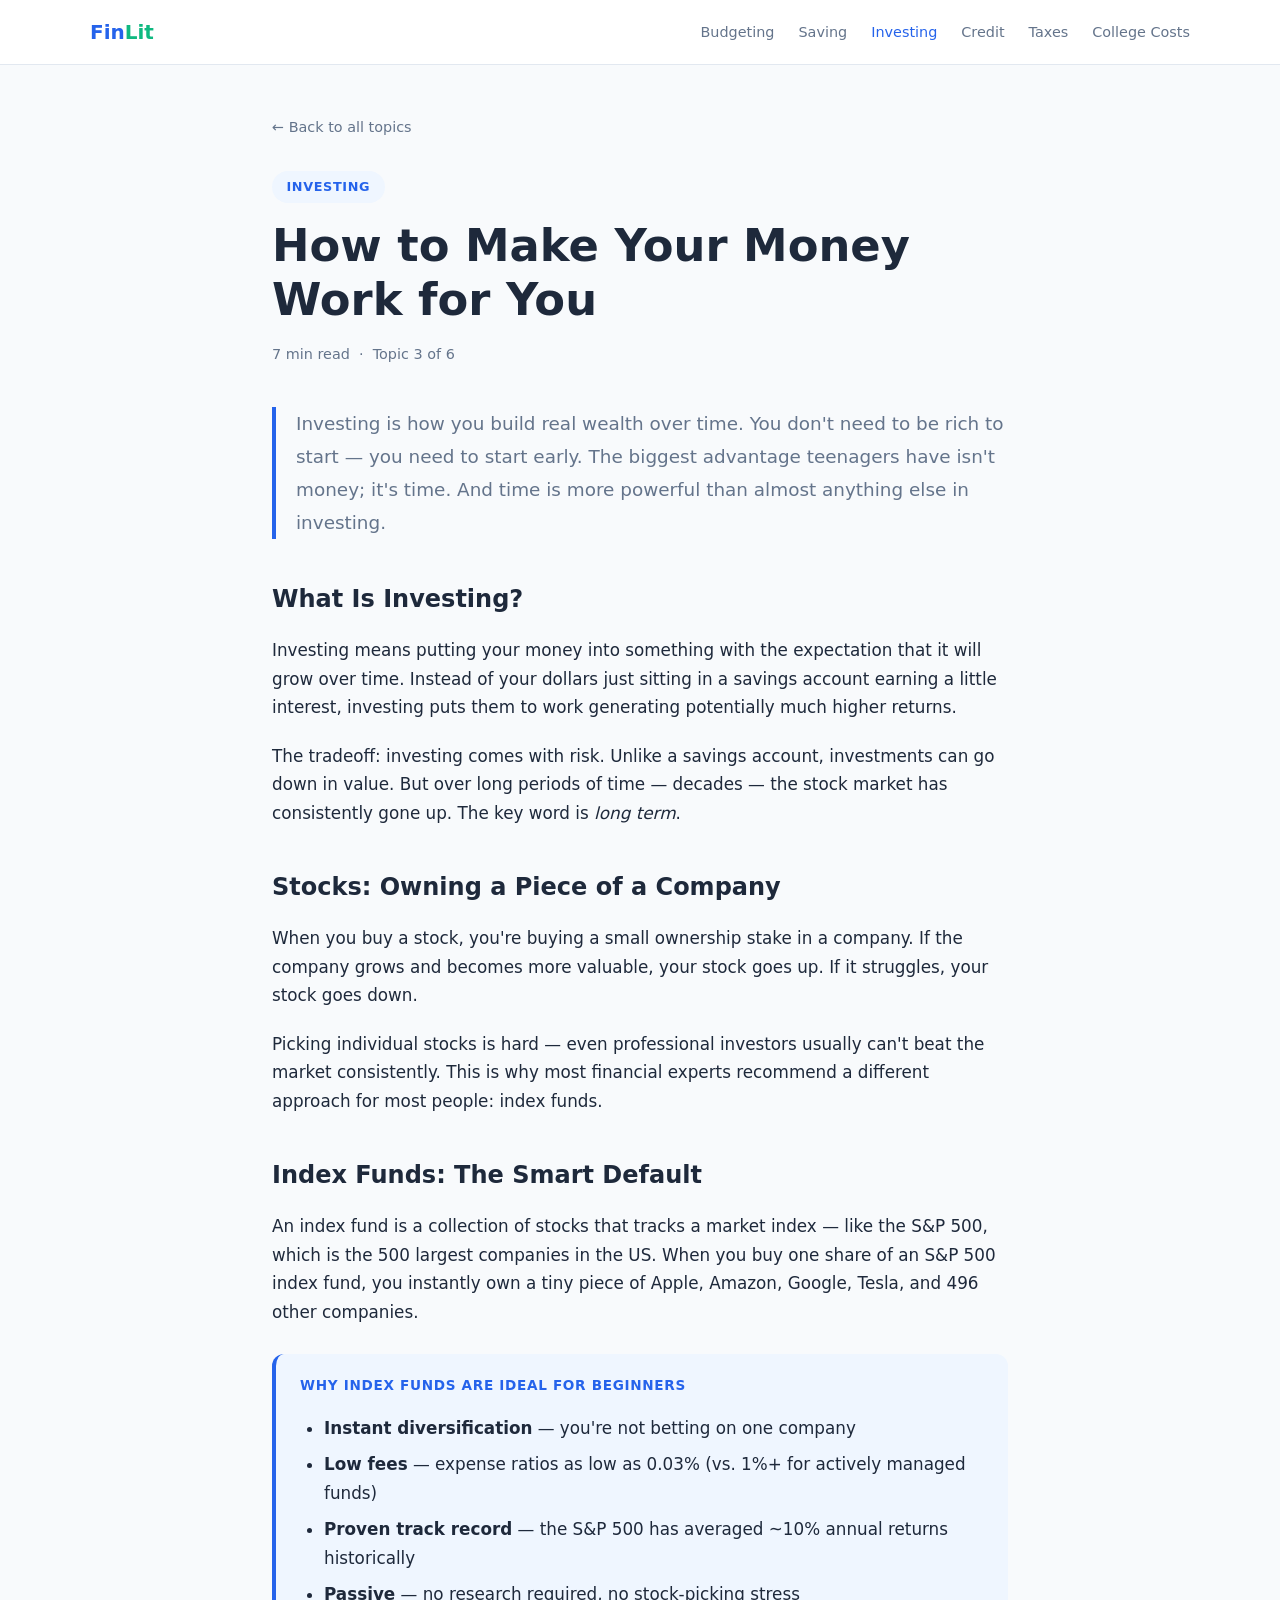
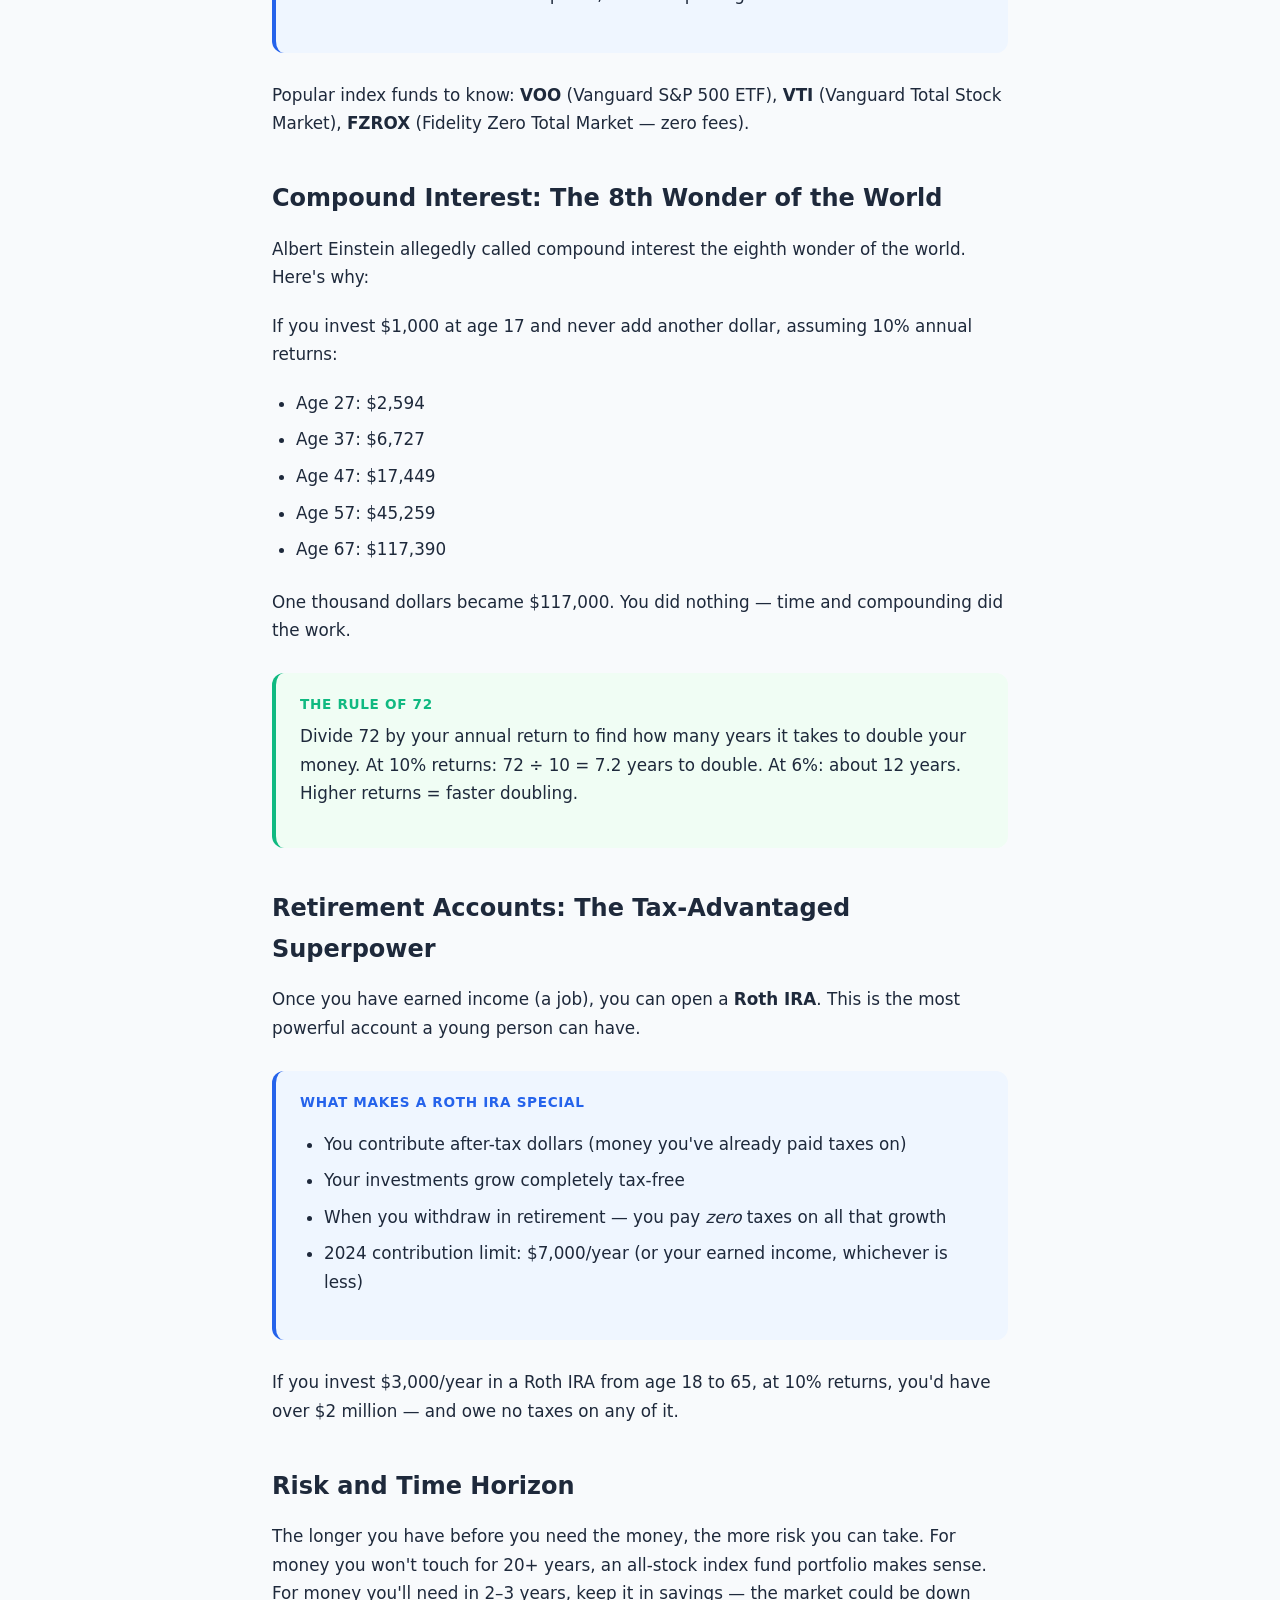
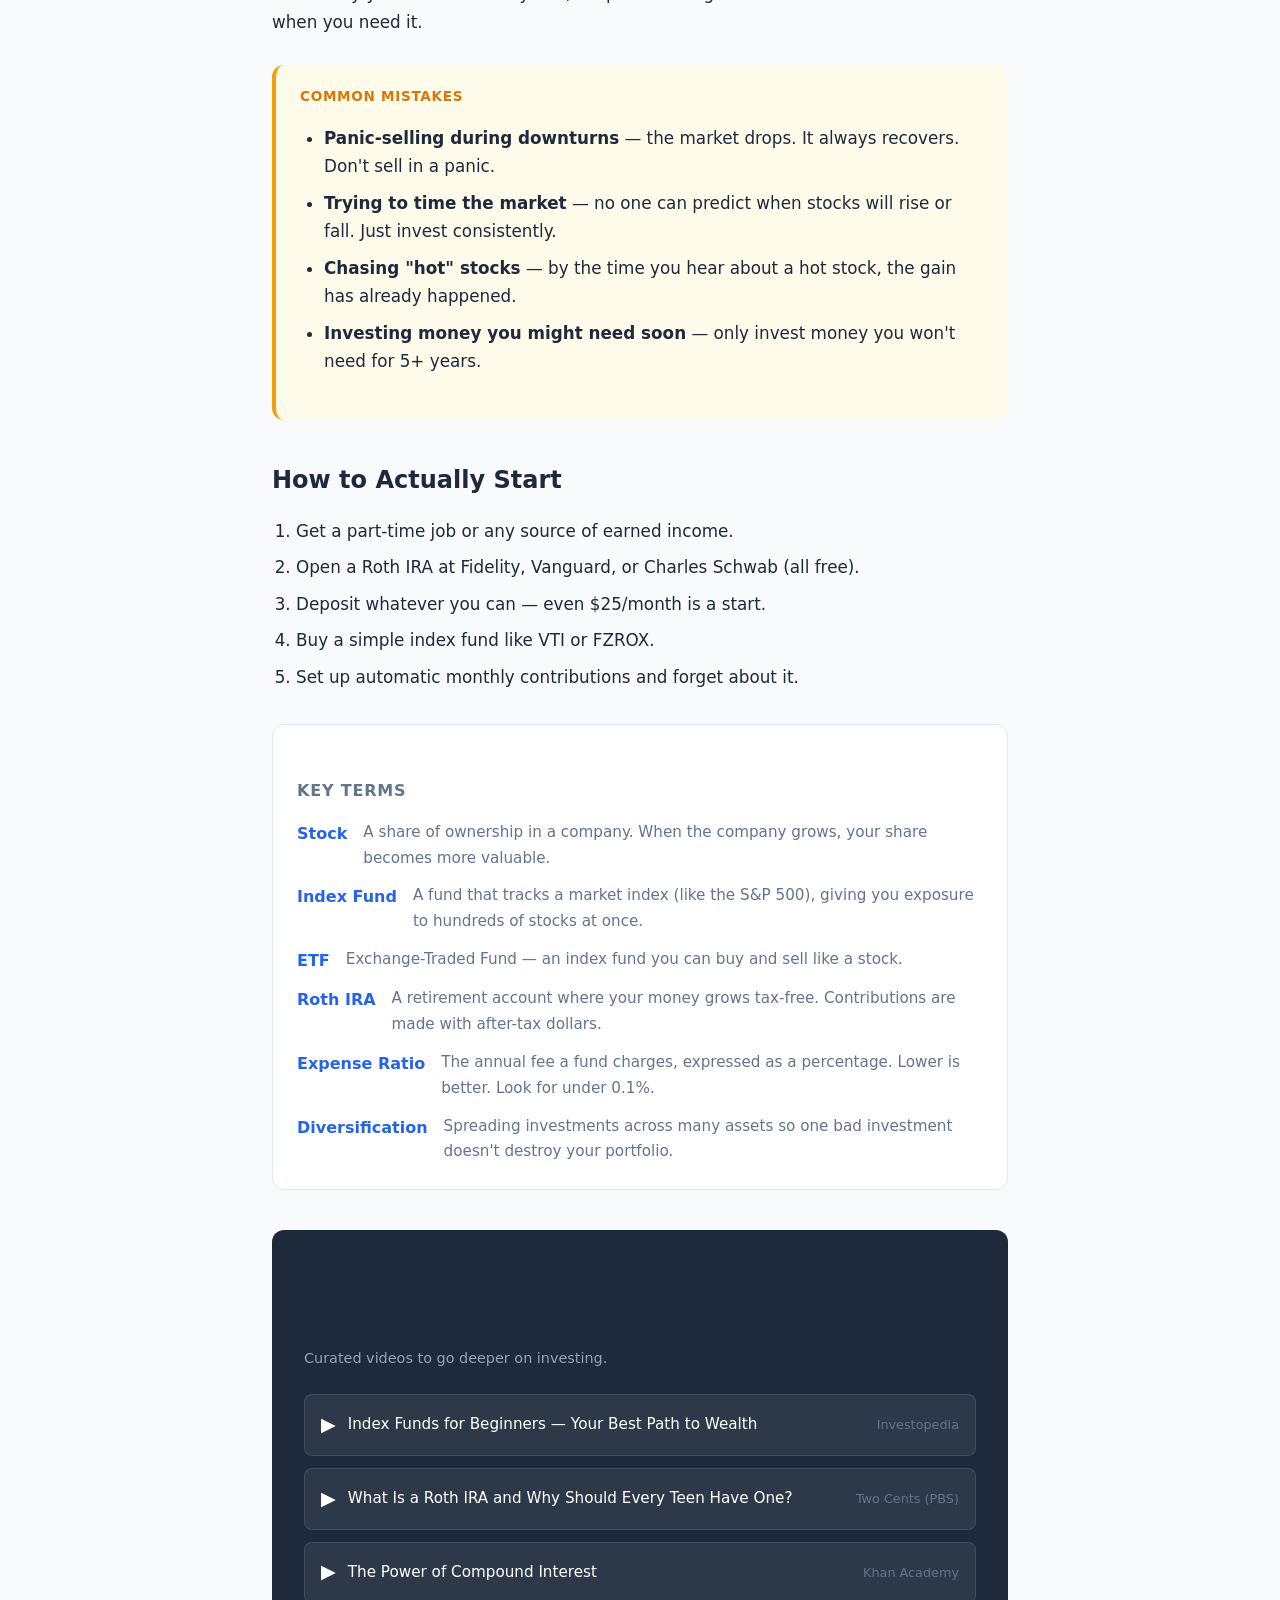
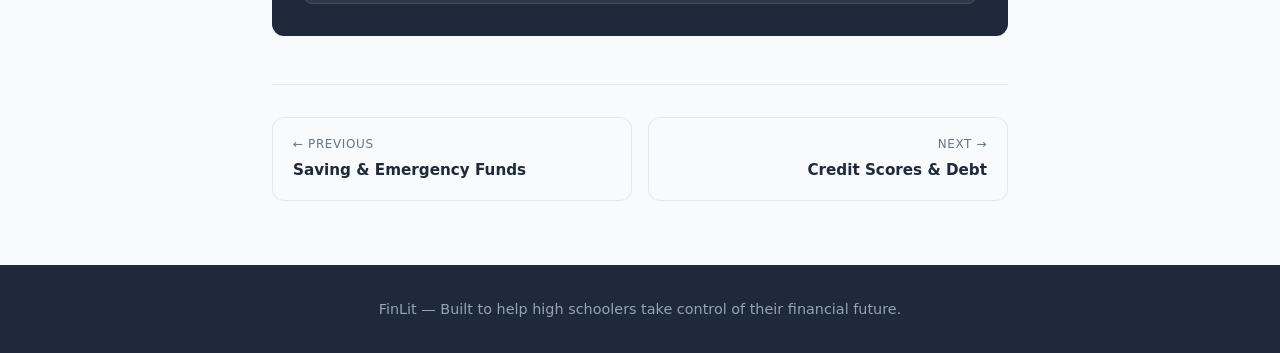
<file: investing.html>
<!DOCTYPE html>
<html lang="en">
<head>
  <meta charset="UTF-8" />
  <meta name="viewport" content="width=device-width, initial-scale=1.0" />
  <title>Investing Basics — FinLit</title>
  <link rel="stylesheet" href="styles.css" />
</head>
<body>

<nav>
  <div class="nav-inner">
    <a href="index.html" class="nav-logo">Fin<span>Lit</span></a>
    <ul class="nav-links" id="navLinks">
      <li><a href="budgeting.html">Budgeting</a></li>
      <li><a href="saving.html">Saving</a></li>
      <li><a href="investing.html" class="active">Investing</a></li>
      <li><a href="credit.html">Credit</a></li>
      <li><a href="taxes.html">Taxes</a></li>
      <li><a href="college.html">College Costs</a></li>
    </ul>
    <button class="hamburger" id="hamburger" aria-label="Toggle menu">
      <span></span><span></span><span></span>
    </button>
  </div>
</nav>

<div class="article-layout">
  <a href="index.html" class="back-link">← Back to all topics</a>

  <div class="article-header">
    <span class="article-tag">Investing</span>
    <h1>How to Make Your Money Work for You</h1>
    <p class="article-meta">7 min read &nbsp;·&nbsp; Topic 3 of 6</p>
  </div>

  <p class="article-intro">
    Investing is how you build real wealth over time. You don't need to be rich to start — you need to start early. The biggest advantage teenagers have isn't money; it's time. And time is more powerful than almost anything else in investing.
  </p>

  <div class="article-content">

    <h2>What Is Investing?</h2>
    <p>Investing means putting your money into something with the expectation that it will grow over time. Instead of your dollars just sitting in a savings account earning a little interest, investing puts them to work generating potentially much higher returns.</p>

    <p>The tradeoff: investing comes with risk. Unlike a savings account, investments can go down in value. But over long periods of time — decades — the stock market has consistently gone up. The key word is <em>long term</em>.</p>

    <h2>Stocks: Owning a Piece of a Company</h2>
    <p>When you buy a stock, you're buying a small ownership stake in a company. If the company grows and becomes more valuable, your stock goes up. If it struggles, your stock goes down.</p>

    <p>Picking individual stocks is hard — even professional investors usually can't beat the market consistently. This is why most financial experts recommend a different approach for most people: index funds.</p>

    <h2>Index Funds: The Smart Default</h2>
    <p>An index fund is a collection of stocks that tracks a market index — like the S&P 500, which is the 500 largest companies in the US. When you buy one share of an S&P 500 index fund, you instantly own a tiny piece of Apple, Amazon, Google, Tesla, and 496 other companies.</p>

    <div class="info-box key">
      <div class="info-label">Why Index Funds Are Ideal for Beginners</div>
      <ul>
        <li><strong>Instant diversification</strong> — you're not betting on one company</li>
        <li><strong>Low fees</strong> — expense ratios as low as 0.03% (vs. 1%+ for actively managed funds)</li>
        <li><strong>Proven track record</strong> — the S&P 500 has averaged ~10% annual returns historically</li>
        <li><strong>Passive</strong> — no research required, no stock-picking stress</li>
      </ul>
    </div>

    <p>Popular index funds to know: <strong>VOO</strong> (Vanguard S&P 500 ETF), <strong>VTI</strong> (Vanguard Total Stock Market), <strong>FZROX</strong> (Fidelity Zero Total Market — zero fees).</p>

    <h2>Compound Interest: The 8th Wonder of the World</h2>
    <p>Albert Einstein allegedly called compound interest the eighth wonder of the world. Here's why:</p>

    <p>If you invest $1,000 at age 17 and never add another dollar, assuming 10% annual returns:</p>
    <ul>
      <li>Age 27: $2,594</li>
      <li>Age 37: $6,727</li>
      <li>Age 47: $17,449</li>
      <li>Age 57: $45,259</li>
      <li>Age 67: $117,390</li>
    </ul>

    <p>One thousand dollars became $117,000. You did nothing — time and compounding did the work.</p>

    <div class="info-box tip">
      <div class="info-label">The Rule of 72</div>
      <p>Divide 72 by your annual return to find how many years it takes to double your money. At 10% returns: 72 ÷ 10 = 7.2 years to double. At 6%: about 12 years. Higher returns = faster doubling.</p>
    </div>

    <h2>Retirement Accounts: The Tax-Advantaged Superpower</h2>
    <p>Once you have earned income (a job), you can open a <strong>Roth IRA</strong>. This is the most powerful account a young person can have.</p>

    <div class="info-box key">
      <div class="info-label">What Makes a Roth IRA Special</div>
      <ul>
        <li>You contribute after-tax dollars (money you've already paid taxes on)</li>
        <li>Your investments grow completely tax-free</li>
        <li>When you withdraw in retirement — you pay <em>zero</em> taxes on all that growth</li>
        <li>2024 contribution limit: $7,000/year (or your earned income, whichever is less)</li>
      </ul>
    </div>

    <p>If you invest $3,000/year in a Roth IRA from age 18 to 65, at 10% returns, you'd have over $2 million — and owe no taxes on any of it.</p>

    <h2>Risk and Time Horizon</h2>
    <p>The longer you have before you need the money, the more risk you can take. For money you won't touch for 20+ years, an all-stock index fund portfolio makes sense. For money you'll need in 2–3 years, keep it in savings — the market could be down when you need it.</p>

    <div class="info-box warning">
      <div class="info-label">Common Mistakes</div>
      <ul>
        <li><strong>Panic-selling during downturns</strong> — the market drops. It always recovers. Don't sell in a panic.</li>
        <li><strong>Trying to time the market</strong> — no one can predict when stocks will rise or fall. Just invest consistently.</li>
        <li><strong>Chasing "hot" stocks</strong> — by the time you hear about a hot stock, the gain has already happened.</li>
        <li><strong>Investing money you might need soon</strong> — only invest money you won't need for 5+ years.</li>
      </ul>
    </div>

    <h2>How to Actually Start</h2>
    <ol>
      <li>Get a part-time job or any source of earned income.</li>
      <li>Open a Roth IRA at Fidelity, Vanguard, or Charles Schwab (all free).</li>
      <li>Deposit whatever you can — even $25/month is a start.</li>
      <li>Buy a simple index fund like VTI or FZROX.</li>
      <li>Set up automatic monthly contributions and forget about it.</li>
    </ol>

    <div class="key-terms">
      <h3>Key Terms</h3>
      <div class="term-list">
        <div class="term">
          <span class="term-name">Stock</span>
          <span class="term-def">A share of ownership in a company. When the company grows, your share becomes more valuable.</span>
        </div>
        <div class="term">
          <span class="term-name">Index Fund</span>
          <span class="term-def">A fund that tracks a market index (like the S&P 500), giving you exposure to hundreds of stocks at once.</span>
        </div>
        <div class="term">
          <span class="term-name">ETF</span>
          <span class="term-def">Exchange-Traded Fund — an index fund you can buy and sell like a stock.</span>
        </div>
        <div class="term">
          <span class="term-name">Roth IRA</span>
          <span class="term-def">A retirement account where your money grows tax-free. Contributions are made with after-tax dollars.</span>
        </div>
        <div class="term">
          <span class="term-name">Expense Ratio</span>
          <span class="term-def">The annual fee a fund charges, expressed as a percentage. Lower is better. Look for under 0.1%.</span>
        </div>
        <div class="term">
          <span class="term-name">Diversification</span>
          <span class="term-def">Spreading investments across many assets so one bad investment doesn't destroy your portfolio.</span>
        </div>
      </div>
    </div>

    <div class="video-section">
      <h2>Watch & Learn</h2>
      <p>Curated videos to go deeper on investing.</p>
      <div class="video-links">
        <a href="https://www.youtube.com/watch?v=gFQNPmLKj1k" target="_blank" rel="noopener" class="video-link">
          <span class="video-icon">▶</span>
          <span class="video-link-label">Index Funds for Beginners — Your Best Path to Wealth</span>
          <span class="video-link-source">Investopedia</span>
        </a>
        <a href="https://www.youtube.com/watch?v=Rm6UdfRs3gw" target="_blank" rel="noopener" class="video-link">
          <span class="video-icon">▶</span>
          <span class="video-link-label">What Is a Roth IRA and Why Should Every Teen Have One?</span>
          <span class="video-link-source">Two Cents (PBS)</span>
        </a>
        <a href="https://www.youtube.com/watch?v=p7HKvqRI_Bo" target="_blank" rel="noopener" class="video-link">
          <span class="video-icon">▶</span>
          <span class="video-link-label">The Power of Compound Interest</span>
          <span class="video-link-source">Khan Academy</span>
        </a>
      </div>
    </div>

  </div>

  <div class="article-nav">
    <a href="saving.html">
      <span class="nav-dir">← Previous</span>
      <span class="nav-title">Saving & Emergency Funds</span>
    </a>
    <a href="credit.html" class="next">
      <span class="nav-dir">Next →</span>
      <span class="nav-title">Credit Scores & Debt</span>
    </a>
  </div>
</div>

<footer>
  <p>FinLit — Built to help high schoolers take control of their financial future.</p>
</footer>

<script>
  document.getElementById('hamburger').addEventListener('click', () => {
    document.getElementById('navLinks').classList.toggle('open');
  });
</script>

</body>
</html>
</file>
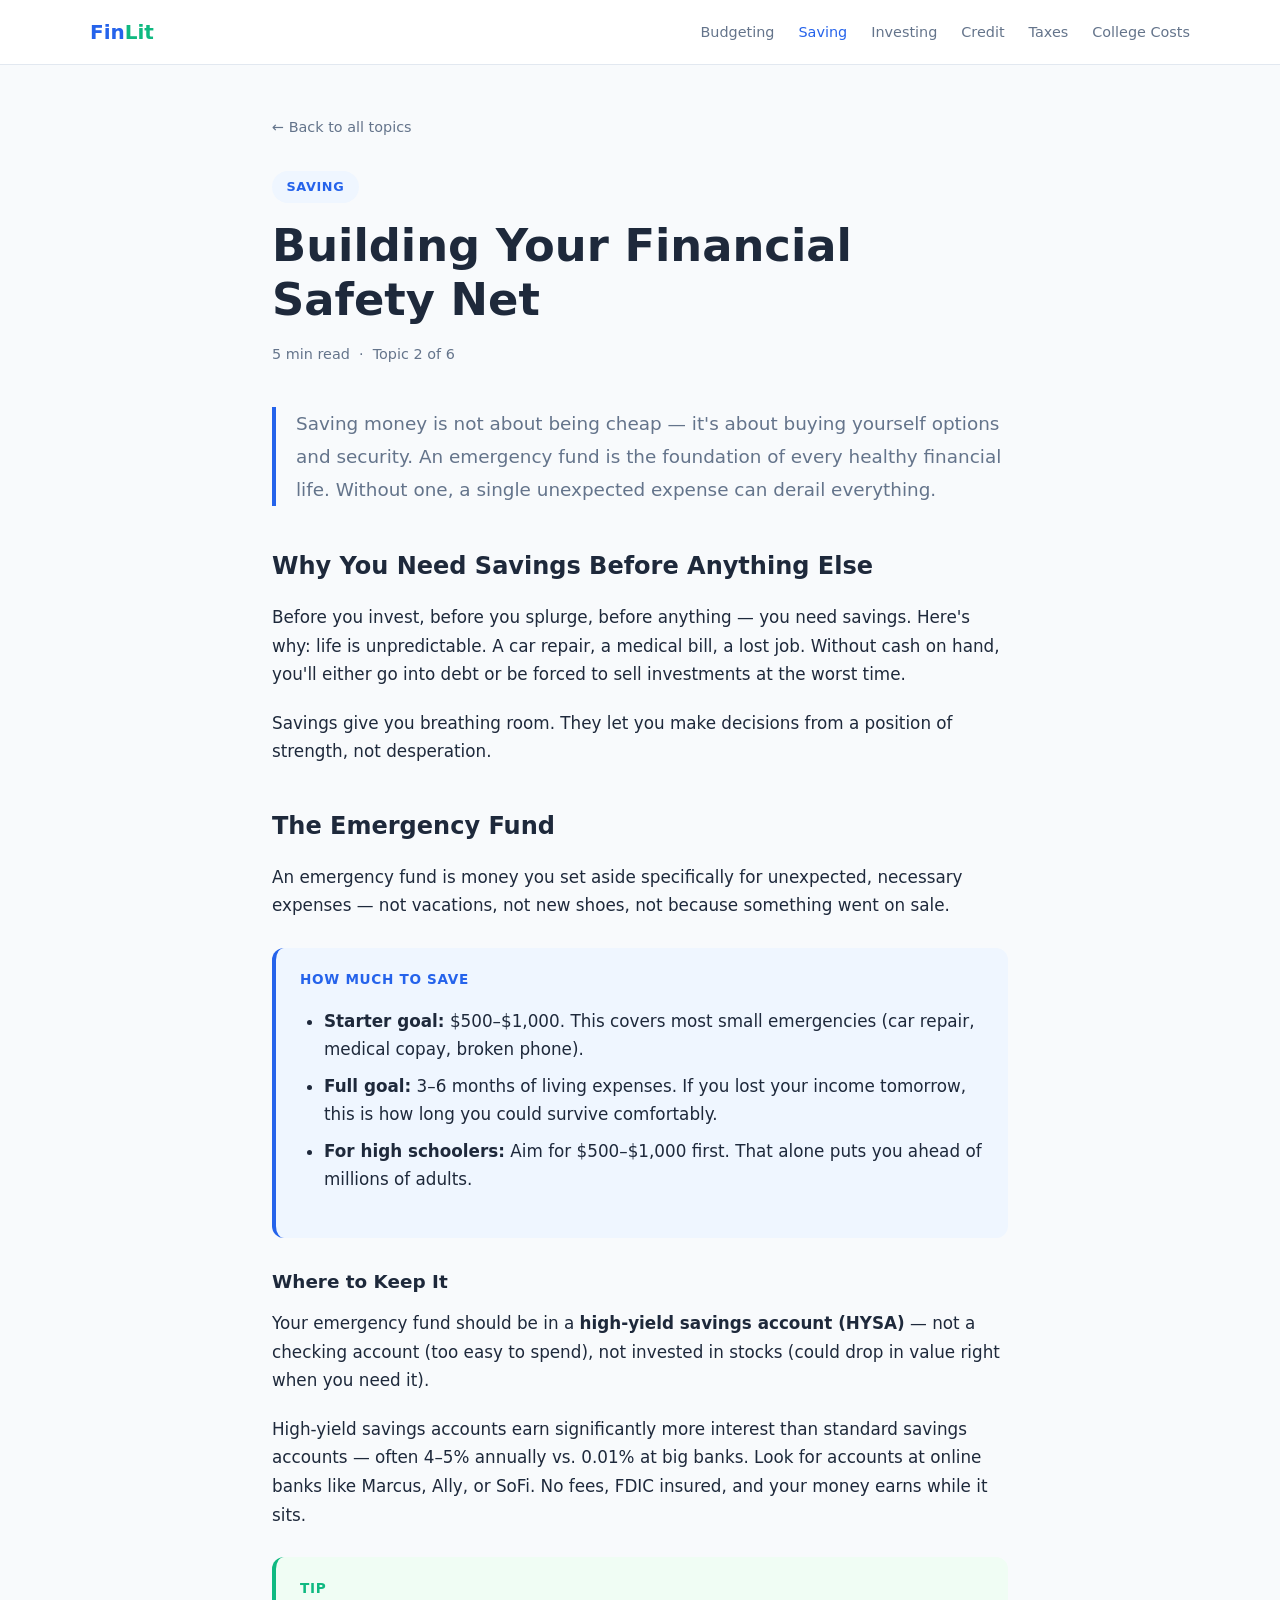
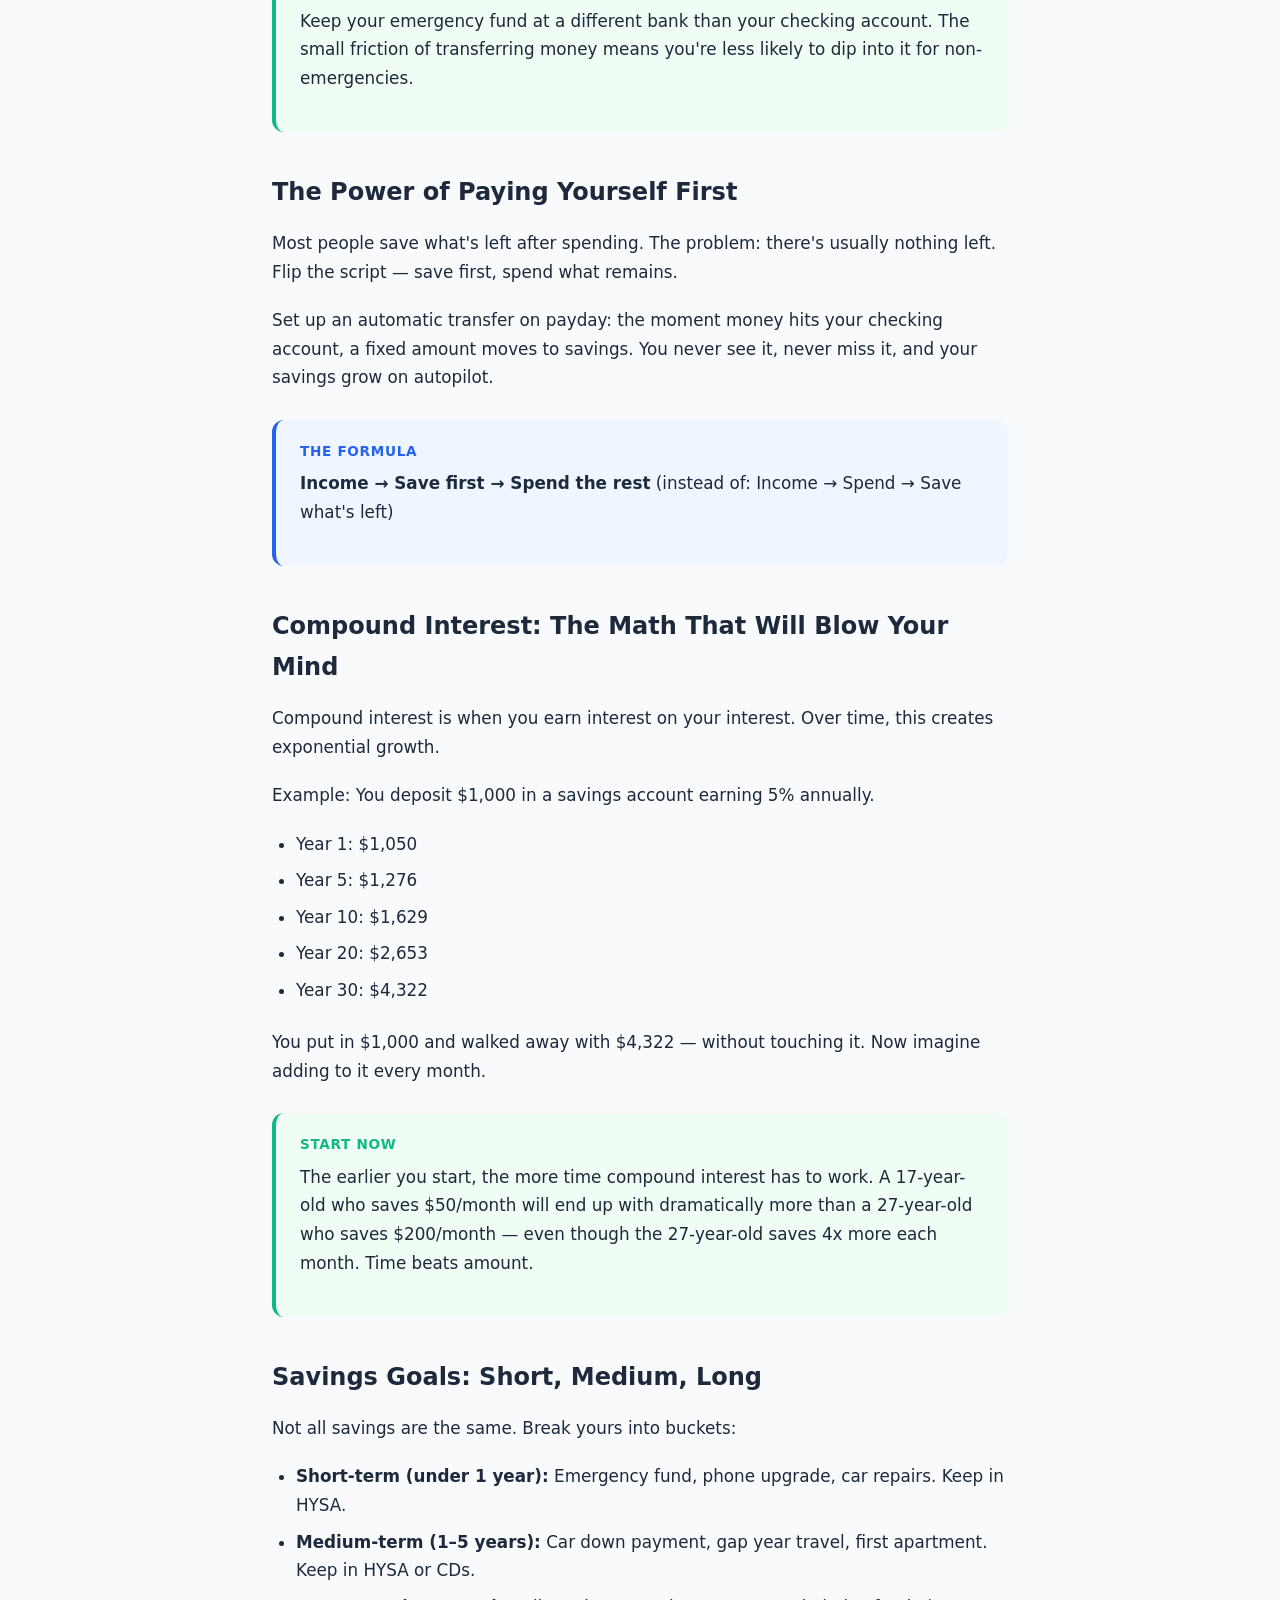
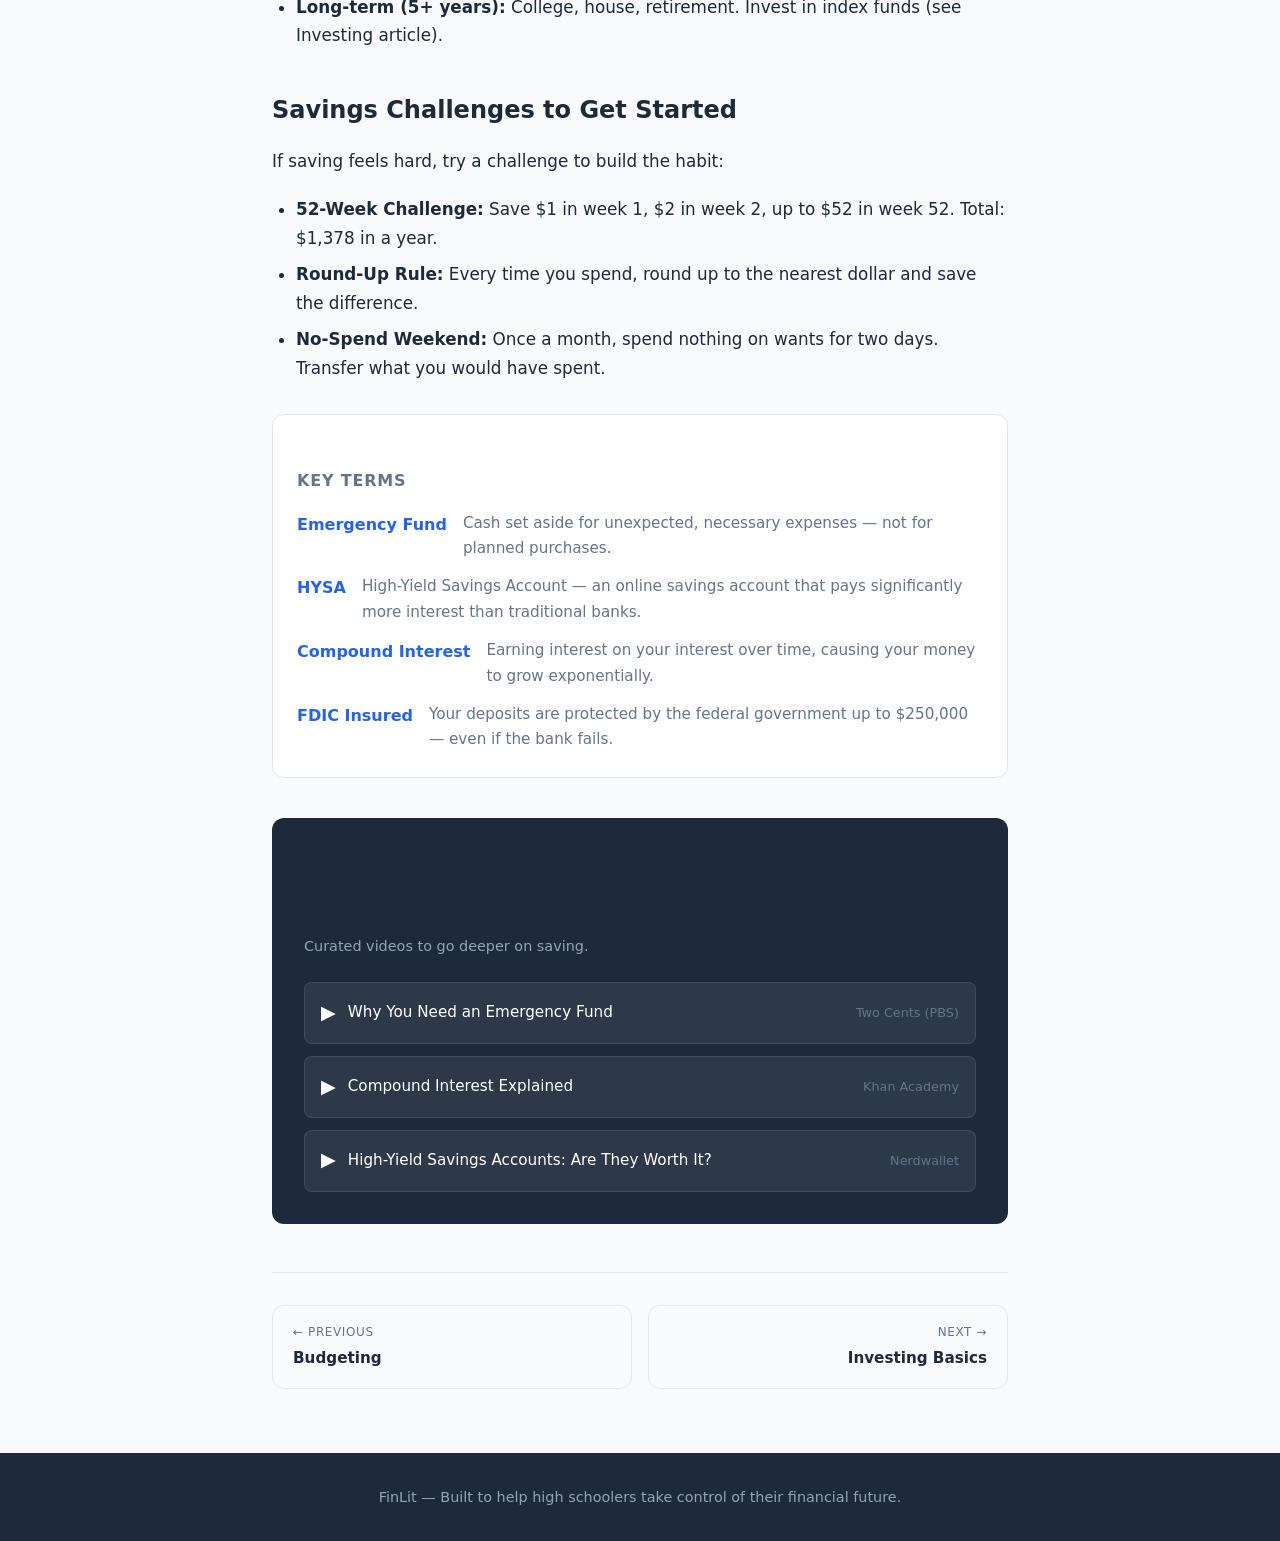
<file: saving.html>
<!DOCTYPE html>
<html lang="en">
<head>
  <meta charset="UTF-8" />
  <meta name="viewport" content="width=device-width, initial-scale=1.0" />
  <title>Saving & Emergency Funds — FinLit</title>
  <link rel="stylesheet" href="styles.css" />
</head>
<body>

<nav>
  <div class="nav-inner">
    <a href="index.html" class="nav-logo">Fin<span>Lit</span></a>
    <ul class="nav-links" id="navLinks">
      <li><a href="budgeting.html">Budgeting</a></li>
      <li><a href="saving.html" class="active">Saving</a></li>
      <li><a href="investing.html">Investing</a></li>
      <li><a href="credit.html">Credit</a></li>
      <li><a href="taxes.html">Taxes</a></li>
      <li><a href="college.html">College Costs</a></li>
    </ul>
    <button class="hamburger" id="hamburger" aria-label="Toggle menu">
      <span></span><span></span><span></span>
    </button>
  </div>
</nav>

<div class="article-layout">
  <a href="index.html" class="back-link">← Back to all topics</a>

  <div class="article-header">
    <span class="article-tag">Saving</span>
    <h1>Building Your Financial Safety Net</h1>
    <p class="article-meta">5 min read &nbsp;·&nbsp; Topic 2 of 6</p>
  </div>

  <p class="article-intro">
    Saving money is not about being cheap — it's about buying yourself options and security. An emergency fund is the foundation of every healthy financial life. Without one, a single unexpected expense can derail everything.
  </p>

  <div class="article-content">

    <h2>Why You Need Savings Before Anything Else</h2>
    <p>Before you invest, before you splurge, before anything — you need savings. Here's why: life is unpredictable. A car repair, a medical bill, a lost job. Without cash on hand, you'll either go into debt or be forced to sell investments at the worst time.</p>

    <p>Savings give you breathing room. They let you make decisions from a position of strength, not desperation.</p>

    <h2>The Emergency Fund</h2>
    <p>An emergency fund is money you set aside specifically for unexpected, necessary expenses — not vacations, not new shoes, not because something went on sale.</p>

    <div class="info-box key">
      <div class="info-label">How Much to Save</div>
      <ul>
        <li><strong>Starter goal:</strong> $500–$1,000. This covers most small emergencies (car repair, medical copay, broken phone).</li>
        <li><strong>Full goal:</strong> 3–6 months of living expenses. If you lost your income tomorrow, this is how long you could survive comfortably.</li>
        <li><strong>For high schoolers:</strong> Aim for $500–$1,000 first. That alone puts you ahead of millions of adults.</li>
      </ul>
    </div>

    <h3>Where to Keep It</h3>
    <p>Your emergency fund should be in a <strong>high-yield savings account (HYSA)</strong> — not a checking account (too easy to spend), not invested in stocks (could drop in value right when you need it).</p>

    <p>High-yield savings accounts earn significantly more interest than standard savings accounts — often 4–5% annually vs. 0.01% at big banks. Look for accounts at online banks like Marcus, Ally, or SoFi. No fees, FDIC insured, and your money earns while it sits.</p>

    <div class="info-box tip">
      <div class="info-label">Tip</div>
      <p>Keep your emergency fund at a different bank than your checking account. The small friction of transferring money means you're less likely to dip into it for non-emergencies.</p>
    </div>

    <h2>The Power of Paying Yourself First</h2>
    <p>Most people save what's left after spending. The problem: there's usually nothing left. Flip the script — save first, spend what remains.</p>

    <p>Set up an automatic transfer on payday: the moment money hits your checking account, a fixed amount moves to savings. You never see it, never miss it, and your savings grow on autopilot.</p>

    <div class="info-box key">
      <div class="info-label">The Formula</div>
      <p><strong>Income → Save first → Spend the rest</strong> (instead of: Income → Spend → Save what's left)</p>
    </div>

    <h2>Compound Interest: The Math That Will Blow Your Mind</h2>
    <p>Compound interest is when you earn interest on your interest. Over time, this creates exponential growth.</p>

    <p>Example: You deposit $1,000 in a savings account earning 5% annually.</p>
    <ul>
      <li>Year 1: $1,050</li>
      <li>Year 5: $1,276</li>
      <li>Year 10: $1,629</li>
      <li>Year 20: $2,653</li>
      <li>Year 30: $4,322</li>
    </ul>

    <p>You put in $1,000 and walked away with $4,322 — without touching it. Now imagine adding to it every month.</p>

    <div class="info-box tip">
      <div class="info-label">Start Now</div>
      <p>The earlier you start, the more time compound interest has to work. A 17-year-old who saves $50/month will end up with dramatically more than a 27-year-old who saves $200/month — even though the 27-year-old saves 4x more each month. Time beats amount.</p>
    </div>

    <h2>Savings Goals: Short, Medium, Long</h2>
    <p>Not all savings are the same. Break yours into buckets:</p>

    <ul>
      <li><strong>Short-term (under 1 year):</strong> Emergency fund, phone upgrade, car repairs. Keep in HYSA.</li>
      <li><strong>Medium-term (1–5 years):</strong> Car down payment, gap year travel, first apartment. Keep in HYSA or CDs.</li>
      <li><strong>Long-term (5+ years):</strong> College, house, retirement. Invest in index funds (see Investing article).</li>
    </ul>

    <h2>Savings Challenges to Get Started</h2>
    <p>If saving feels hard, try a challenge to build the habit:</p>
    <ul>
      <li><strong>52-Week Challenge:</strong> Save $1 in week 1, $2 in week 2, up to $52 in week 52. Total: $1,378 in a year.</li>
      <li><strong>Round-Up Rule:</strong> Every time you spend, round up to the nearest dollar and save the difference.</li>
      <li><strong>No-Spend Weekend:</strong> Once a month, spend nothing on wants for two days. Transfer what you would have spent.</li>
    </ul>

    <div class="key-terms">
      <h3>Key Terms</h3>
      <div class="term-list">
        <div class="term">
          <span class="term-name">Emergency Fund</span>
          <span class="term-def">Cash set aside for unexpected, necessary expenses — not for planned purchases.</span>
        </div>
        <div class="term">
          <span class="term-name">HYSA</span>
          <span class="term-def">High-Yield Savings Account — an online savings account that pays significantly more interest than traditional banks.</span>
        </div>
        <div class="term">
          <span class="term-name">Compound Interest</span>
          <span class="term-def">Earning interest on your interest over time, causing your money to grow exponentially.</span>
        </div>
        <div class="term">
          <span class="term-name">FDIC Insured</span>
          <span class="term-def">Your deposits are protected by the federal government up to $250,000 — even if the bank fails.</span>
        </div>
      </div>
    </div>

    <div class="video-section">
      <h2>Watch & Learn</h2>
      <p>Curated videos to go deeper on saving.</p>
      <div class="video-links">
        <a href="https://www.youtube.com/watch?v=fMRPIFSUaWU" target="_blank" rel="noopener" class="video-link">
          <span class="video-icon">▶</span>
          <span class="video-link-label">Why You Need an Emergency Fund</span>
          <span class="video-link-source">Two Cents (PBS)</span>
        </a>
        <a href="https://www.youtube.com/watch?v=wf91rEGw88Q" target="_blank" rel="noopener" class="video-link">
          <span class="video-icon">▶</span>
          <span class="video-link-label">Compound Interest Explained</span>
          <span class="video-link-source">Khan Academy</span>
        </a>
        <a href="https://www.youtube.com/watch?v=xN4P4GreIKQ" target="_blank" rel="noopener" class="video-link">
          <span class="video-icon">▶</span>
          <span class="video-link-label">High-Yield Savings Accounts: Are They Worth It?</span>
          <span class="video-link-source">Nerdwallet</span>
        </a>
      </div>
    </div>

  </div>

  <div class="article-nav">
    <a href="budgeting.html">
      <span class="nav-dir">← Previous</span>
      <span class="nav-title">Budgeting</span>
    </a>
    <a href="investing.html" class="next">
      <span class="nav-dir">Next →</span>
      <span class="nav-title">Investing Basics</span>
    </a>
  </div>
</div>

<footer>
  <p>FinLit — Built to help high schoolers take control of their financial future.</p>
</footer>

<script>
  document.getElementById('hamburger').addEventListener('click', () => {
    document.getElementById('navLinks').classList.toggle('open');
  });
</script>

</body>
</html>
</file>
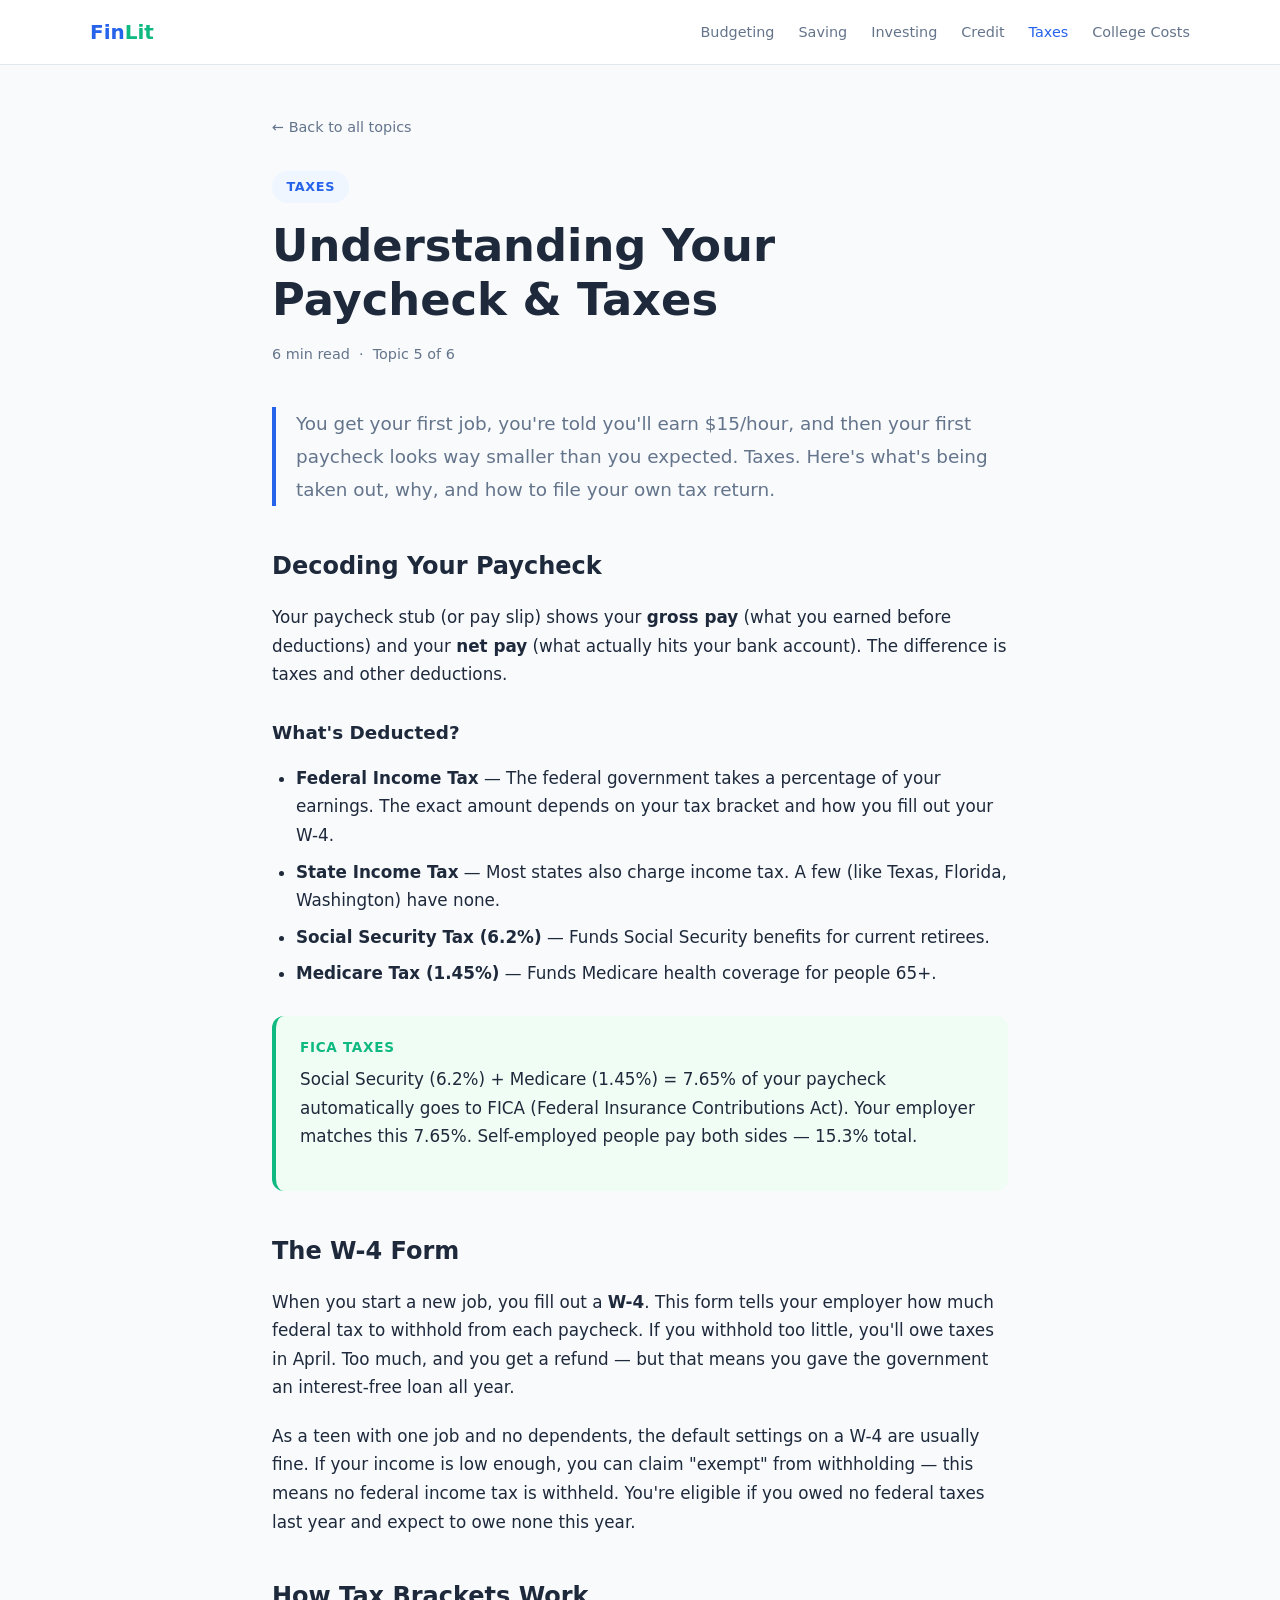
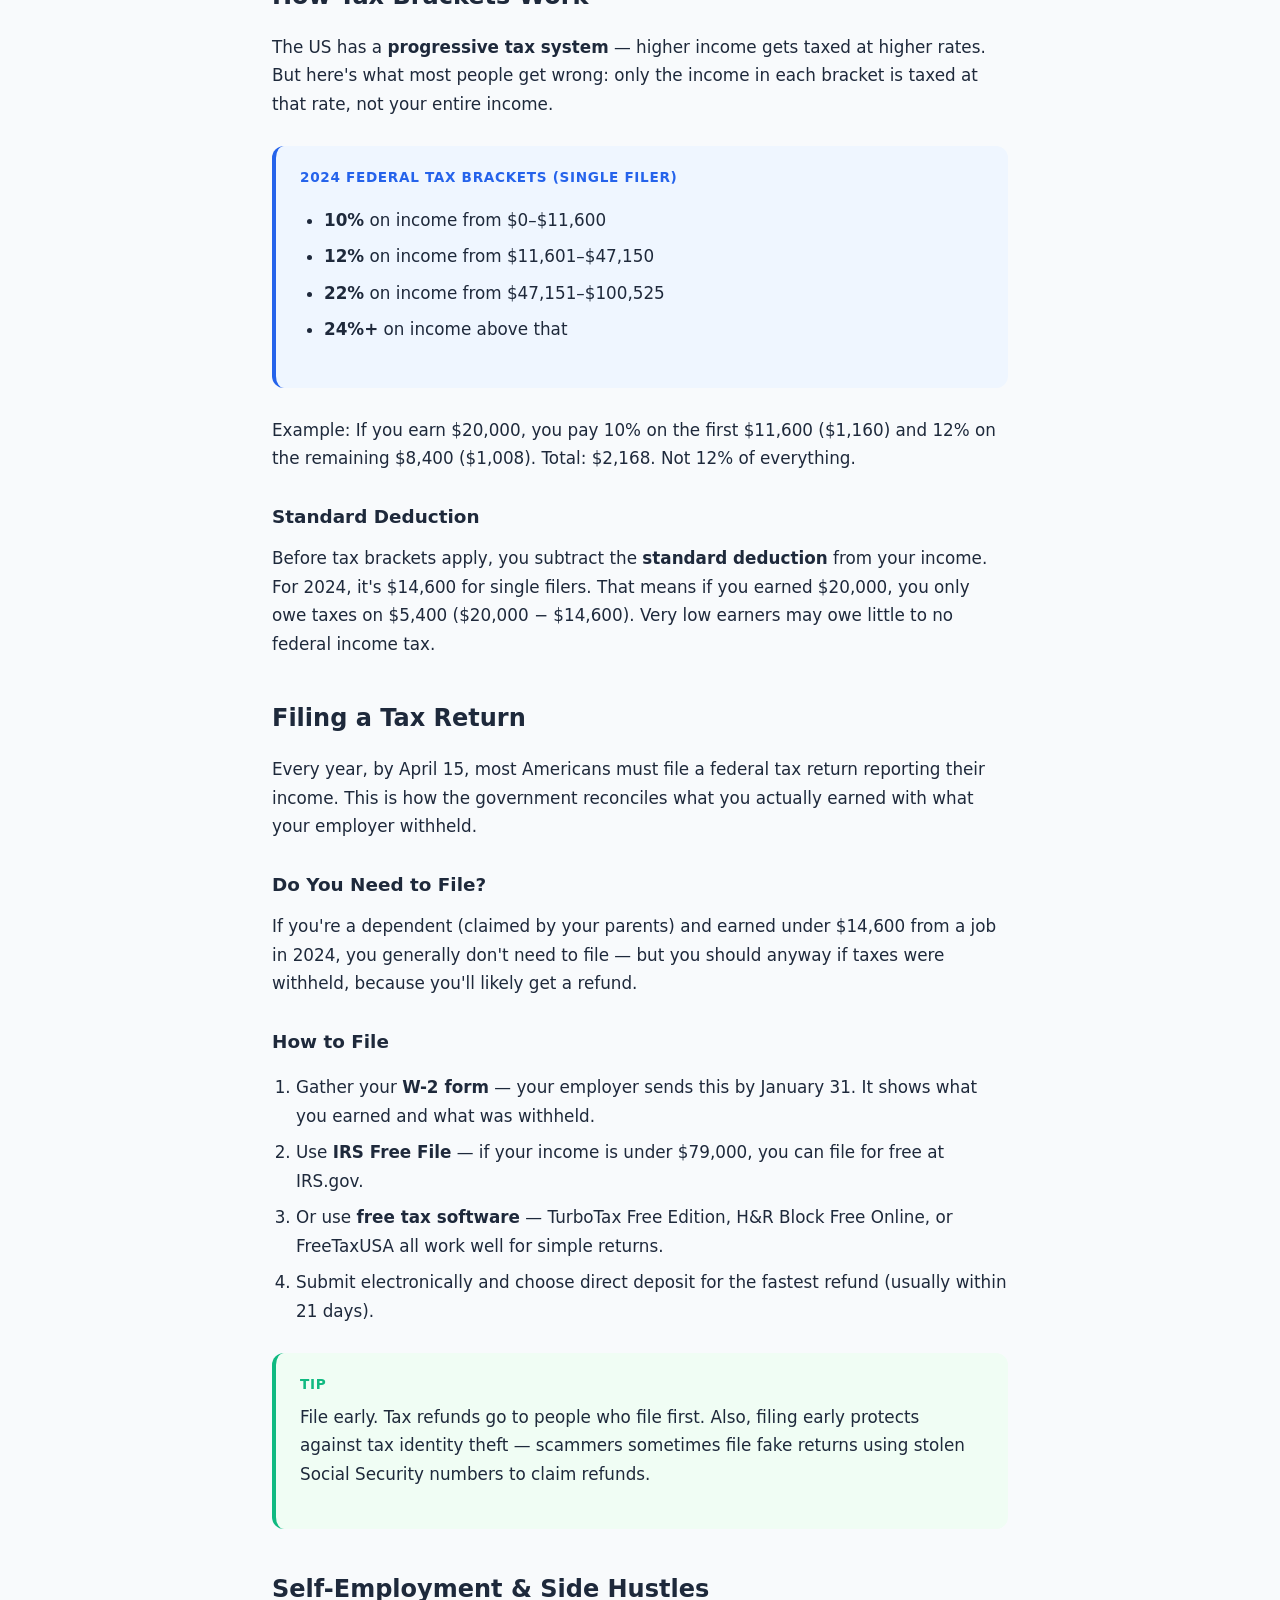
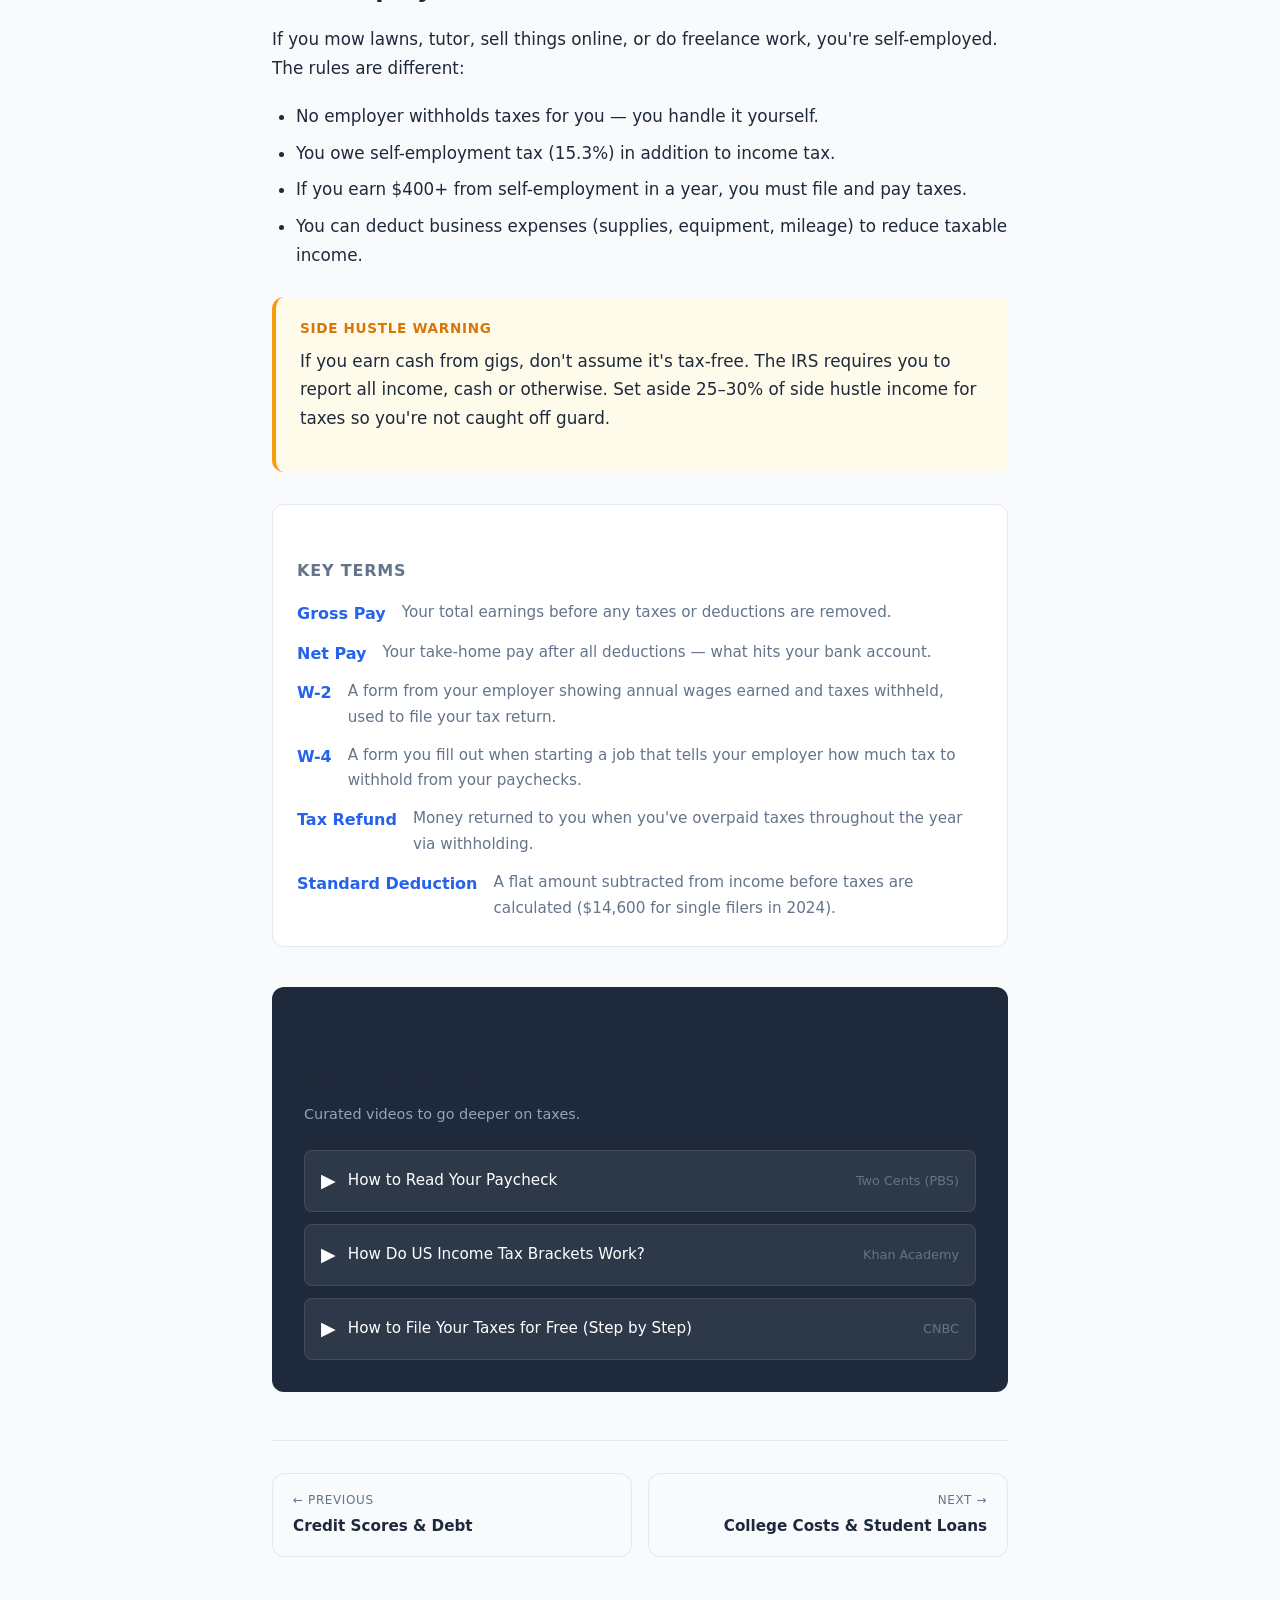
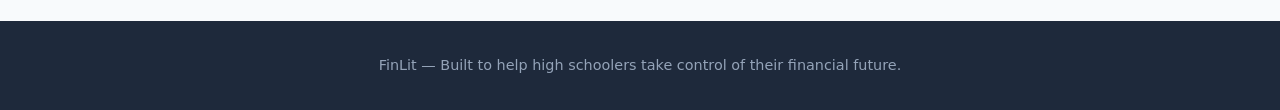
<file: taxes.html>
<!DOCTYPE html>
<html lang="en">
<head>
  <meta charset="UTF-8" />
  <meta name="viewport" content="width=device-width, initial-scale=1.0" />
  <title>Taxes & Paychecks — FinLit</title>
  <link rel="stylesheet" href="styles.css" />
</head>
<body>

<nav>
  <div class="nav-inner">
    <a href="index.html" class="nav-logo">Fin<span>Lit</span></a>
    <ul class="nav-links" id="navLinks">
      <li><a href="budgeting.html">Budgeting</a></li>
      <li><a href="saving.html">Saving</a></li>
      <li><a href="investing.html">Investing</a></li>
      <li><a href="credit.html">Credit</a></li>
      <li><a href="taxes.html" class="active">Taxes</a></li>
      <li><a href="college.html">College Costs</a></li>
    </ul>
    <button class="hamburger" id="hamburger" aria-label="Toggle menu">
      <span></span><span></span><span></span>
    </button>
  </div>
</nav>

<div class="article-layout">
  <a href="index.html" class="back-link">← Back to all topics</a>

  <div class="article-header">
    <span class="article-tag">Taxes</span>
    <h1>Understanding Your Paycheck & Taxes</h1>
    <p class="article-meta">6 min read &nbsp;·&nbsp; Topic 5 of 6</p>
  </div>

  <p class="article-intro">
    You get your first job, you're told you'll earn $15/hour, and then your first paycheck looks way smaller than you expected. Taxes. Here's what's being taken out, why, and how to file your own tax return.
  </p>

  <div class="article-content">

    <h2>Decoding Your Paycheck</h2>
    <p>Your paycheck stub (or pay slip) shows your <strong>gross pay</strong> (what you earned before deductions) and your <strong>net pay</strong> (what actually hits your bank account). The difference is taxes and other deductions.</p>

    <h3>What's Deducted?</h3>
    <ul>
      <li><strong>Federal Income Tax</strong> — The federal government takes a percentage of your earnings. The exact amount depends on your tax bracket and how you fill out your W-4.</li>
      <li><strong>State Income Tax</strong> — Most states also charge income tax. A few (like Texas, Florida, Washington) have none.</li>
      <li><strong>Social Security Tax (6.2%)</strong> — Funds Social Security benefits for current retirees.</li>
      <li><strong>Medicare Tax (1.45%)</strong> — Funds Medicare health coverage for people 65+.</li>
    </ul>

    <div class="info-box tip">
      <div class="info-label">FICA Taxes</div>
      <p>Social Security (6.2%) + Medicare (1.45%) = 7.65% of your paycheck automatically goes to FICA (Federal Insurance Contributions Act). Your employer matches this 7.65%. Self-employed people pay both sides — 15.3% total.</p>
    </div>

    <h2>The W-4 Form</h2>
    <p>When you start a new job, you fill out a <strong>W-4</strong>. This form tells your employer how much federal tax to withhold from each paycheck. If you withhold too little, you'll owe taxes in April. Too much, and you get a refund — but that means you gave the government an interest-free loan all year.</p>

    <p>As a teen with one job and no dependents, the default settings on a W-4 are usually fine. If your income is low enough, you can claim "exempt" from withholding — this means no federal income tax is withheld. You're eligible if you owed no federal taxes last year and expect to owe none this year.</p>

    <h2>How Tax Brackets Work</h2>
    <p>The US has a <strong>progressive tax system</strong> — higher income gets taxed at higher rates. But here's what most people get wrong: only the income in each bracket is taxed at that rate, not your entire income.</p>

    <div class="info-box key">
      <div class="info-label">2024 Federal Tax Brackets (Single Filer)</div>
      <ul>
        <li><strong>10%</strong> on income from $0–$11,600</li>
        <li><strong>12%</strong> on income from $11,601–$47,150</li>
        <li><strong>22%</strong> on income from $47,151–$100,525</li>
        <li><strong>24%+</strong> on income above that</li>
      </ul>
    </div>

    <p>Example: If you earn $20,000, you pay 10% on the first $11,600 ($1,160) and 12% on the remaining $8,400 ($1,008). Total: $2,168. Not 12% of everything.</p>

    <h3>Standard Deduction</h3>
    <p>Before tax brackets apply, you subtract the <strong>standard deduction</strong> from your income. For 2024, it's $14,600 for single filers. That means if you earned $20,000, you only owe taxes on $5,400 ($20,000 − $14,600). Very low earners may owe little to no federal income tax.</p>

    <h2>Filing a Tax Return</h2>
    <p>Every year, by April 15, most Americans must file a federal tax return reporting their income. This is how the government reconciles what you actually earned with what your employer withheld.</p>

    <h3>Do You Need to File?</h3>
    <p>If you're a dependent (claimed by your parents) and earned under $14,600 from a job in 2024, you generally don't need to file — but you should anyway if taxes were withheld, because you'll likely get a refund.</p>

    <h3>How to File</h3>
    <ol>
      <li>Gather your <strong>W-2 form</strong> — your employer sends this by January 31. It shows what you earned and what was withheld.</li>
      <li>Use <strong>IRS Free File</strong> — if your income is under $79,000, you can file for free at IRS.gov.</li>
      <li>Or use <strong>free tax software</strong> — TurboTax Free Edition, H&R Block Free Online, or FreeTaxUSA all work well for simple returns.</li>
      <li>Submit electronically and choose direct deposit for the fastest refund (usually within 21 days).</li>
    </ol>

    <div class="info-box tip">
      <div class="info-label">Tip</div>
      <p>File early. Tax refunds go to people who file first. Also, filing early protects against tax identity theft — scammers sometimes file fake returns using stolen Social Security numbers to claim refunds.</p>
    </div>

    <h2>Self-Employment & Side Hustles</h2>
    <p>If you mow lawns, tutor, sell things online, or do freelance work, you're self-employed. The rules are different:</p>
    <ul>
      <li>No employer withholds taxes for you — you handle it yourself.</li>
      <li>You owe self-employment tax (15.3%) in addition to income tax.</li>
      <li>If you earn $400+ from self-employment in a year, you must file and pay taxes.</li>
      <li>You can deduct business expenses (supplies, equipment, mileage) to reduce taxable income.</li>
    </ul>

    <div class="info-box warning">
      <div class="info-label">Side Hustle Warning</div>
      <p>If you earn cash from gigs, don't assume it's tax-free. The IRS requires you to report all income, cash or otherwise. Set aside 25–30% of side hustle income for taxes so you're not caught off guard.</p>
    </div>

    <div class="key-terms">
      <h3>Key Terms</h3>
      <div class="term-list">
        <div class="term">
          <span class="term-name">Gross Pay</span>
          <span class="term-def">Your total earnings before any taxes or deductions are removed.</span>
        </div>
        <div class="term">
          <span class="term-name">Net Pay</span>
          <span class="term-def">Your take-home pay after all deductions — what hits your bank account.</span>
        </div>
        <div class="term">
          <span class="term-name">W-2</span>
          <span class="term-def">A form from your employer showing annual wages earned and taxes withheld, used to file your tax return.</span>
        </div>
        <div class="term">
          <span class="term-name">W-4</span>
          <span class="term-def">A form you fill out when starting a job that tells your employer how much tax to withhold from your paychecks.</span>
        </div>
        <div class="term">
          <span class="term-name">Tax Refund</span>
          <span class="term-def">Money returned to you when you've overpaid taxes throughout the year via withholding.</span>
        </div>
        <div class="term">
          <span class="term-name">Standard Deduction</span>
          <span class="term-def">A flat amount subtracted from income before taxes are calculated ($14,600 for single filers in 2024).</span>
        </div>
      </div>
    </div>

    <div class="video-section">
      <h2>Watch & Learn</h2>
      <p>Curated videos to go deeper on taxes.</p>
      <div class="video-links">
        <a href="https://www.youtube.com/watch?v=tsT3bM6xhYE" target="_blank" rel="noopener" class="video-link">
          <span class="video-icon">▶</span>
          <span class="video-link-label">How to Read Your Paycheck</span>
          <span class="video-link-source">Two Cents (PBS)</span>
        </a>
        <a href="https://www.youtube.com/watch?v=VJhd9uMZMGI" target="_blank" rel="noopener" class="video-link">
          <span class="video-icon">▶</span>
          <span class="video-link-label">How Do US Income Tax Brackets Work?</span>
          <span class="video-link-source">Khan Academy</span>
        </a>
        <a href="https://www.youtube.com/watch?v=4yN9JGbKDho" target="_blank" rel="noopener" class="video-link">
          <span class="video-icon">▶</span>
          <span class="video-link-label">How to File Your Taxes for Free (Step by Step)</span>
          <span class="video-link-source">CNBC</span>
        </a>
      </div>
    </div>

  </div>

  <div class="article-nav">
    <a href="credit.html">
      <span class="nav-dir">← Previous</span>
      <span class="nav-title">Credit Scores & Debt</span>
    </a>
    <a href="college.html" class="next">
      <span class="nav-dir">Next →</span>
      <span class="nav-title">College Costs & Student Loans</span>
    </a>
  </div>
</div>

<footer>
  <p>FinLit — Built to help high schoolers take control of their financial future.</p>
</footer>

<script>
  document.getElementById('hamburger').addEventListener('click', () => {
    document.getElementById('navLinks').classList.toggle('open');
  });
</script>

</body>
</html>
</file>
<file: styles.css>
:root {
  --primary: #2563eb;
  --primary-dark: #1d4ed8;
  --accent: #10b981;
  --bg: #f8fafc;
  --card-bg: #ffffff;
  --text: #1e293b;
  --text-muted: #64748b;
  --border: #e2e8f0;
  --radius: 12px;
}

* {
  margin: 0;
  padding: 0;
  box-sizing: border-box;
}

body {
  font-family: 'Segoe UI', system-ui, -apple-system, sans-serif;
  background: var(--bg);
  color: var(--text);
  line-height: 1.7;
}

/* NAV */
nav {
  background: #fff;
  border-bottom: 1px solid var(--border);
  position: sticky;
  top: 0;
  z-index: 100;
  padding: 0 2rem;
}

.nav-inner {
  max-width: 1100px;
  margin: 0 auto;
  display: flex;
  align-items: center;
  justify-content: space-between;
  height: 64px;
}

.nav-logo {
  font-size: 1.25rem;
  font-weight: 700;
  color: var(--primary);
  text-decoration: none;
}

.nav-logo span {
  color: var(--accent);
}

.nav-links {
  display: flex;
  gap: 1.5rem;
  list-style: none;
}

.nav-links a {
  text-decoration: none;
  color: var(--text-muted);
  font-size: 0.9rem;
  font-weight: 500;
  transition: color 0.2s;
}

.nav-links a:hover,
.nav-links a.active {
  color: var(--primary);
}

.hamburger {
  display: none;
  background: none;
  border: none;
  cursor: pointer;
  flex-direction: column;
  gap: 5px;
}

.hamburger span {
  display: block;
  width: 24px;
  height: 2px;
  background: var(--text);
  border-radius: 2px;
  transition: all 0.3s;
}

/* HERO */
.hero {
  background: linear-gradient(135deg, #1e3a8a 0%, #2563eb 50%, #0891b2 100%);
  color: white;
  padding: 5rem 2rem;
  text-align: center;
}

.hero h1 {
  font-size: clamp(2rem, 5vw, 3.5rem);
  font-weight: 800;
  margin-bottom: 1rem;
  line-height: 1.2;
}

.hero p {
  font-size: 1.2rem;
  opacity: 0.9;
  max-width: 600px;
  margin: 0 auto 2rem;
}

.hero-badges {
  display: flex;
  gap: 0.75rem;
  justify-content: center;
  flex-wrap: wrap;
  margin-bottom: 2.5rem;
}

.badge {
  background: rgba(255,255,255,0.15);
  border: 1px solid rgba(255,255,255,0.3);
  padding: 0.4rem 1rem;
  border-radius: 999px;
  font-size: 0.85rem;
  backdrop-filter: blur(4px);
}

.btn {
  display: inline-block;
  padding: 0.85rem 2rem;
  border-radius: var(--radius);
  font-weight: 600;
  text-decoration: none;
  transition: all 0.2s;
  cursor: pointer;
}

.btn-white {
  background: white;
  color: var(--primary);
}

.btn-white:hover {
  background: #f1f5f9;
  transform: translateY(-1px);
}

/* MAIN LAYOUT */
.container {
  max-width: 1100px;
  margin: 0 auto;
  padding: 0 2rem;
}

section.topics {
  padding: 4rem 2rem;
}

.section-title {
  text-align: center;
  margin-bottom: 2.5rem;
}

.section-title h2 {
  font-size: 2rem;
  font-weight: 700;
  margin-bottom: 0.5rem;
}

.section-title p {
  color: var(--text-muted);
  font-size: 1.05rem;
}

/* TOPIC CARDS */
.topic-grid {
  display: grid;
  grid-template-columns: repeat(auto-fill, minmax(300px, 1fr));
  gap: 1.5rem;
  max-width: 1100px;
  margin: 0 auto;
}

.topic-card {
  background: var(--card-bg);
  border: 1px solid var(--border);
  border-radius: var(--radius);
  padding: 2rem;
  text-decoration: none;
  color: var(--text);
  transition: all 0.2s;
  display: flex;
  flex-direction: column;
  gap: 0.75rem;
}

.topic-card:hover {
  transform: translateY(-3px);
  box-shadow: 0 10px 30px rgba(0,0,0,0.08);
  border-color: var(--primary);
}

.topic-icon {
  font-size: 2.5rem;
  line-height: 1;
}

.topic-card h3 {
  font-size: 1.2rem;
  font-weight: 700;
}

.topic-card p {
  color: var(--text-muted);
  font-size: 0.95rem;
  flex: 1;
}

.topic-card .read-more {
  color: var(--primary);
  font-weight: 600;
  font-size: 0.9rem;
}

/* ARTICLE PAGE */
.article-layout {
  max-width: 800px;
  margin: 3rem auto;
  padding: 0 2rem;
}

.article-header {
  margin-bottom: 2.5rem;
}

.article-tag {
  display: inline-block;
  background: #eff6ff;
  color: var(--primary);
  padding: 0.3rem 0.9rem;
  border-radius: 999px;
  font-size: 0.8rem;
  font-weight: 600;
  margin-bottom: 1rem;
  text-transform: uppercase;
  letter-spacing: 0.05em;
}

.article-header h1 {
  font-size: clamp(1.8rem, 4vw, 2.8rem);
  font-weight: 800;
  line-height: 1.2;
  margin-bottom: 1rem;
}

.article-meta {
  color: var(--text-muted);
  font-size: 0.9rem;
}

.article-intro {
  font-size: 1.15rem;
  color: var(--text-muted);
  border-left: 4px solid var(--primary);
  padding-left: 1.25rem;
  margin-bottom: 2.5rem;
  line-height: 1.8;
}

.article-content h2 {
  font-size: 1.5rem;
  font-weight: 700;
  margin: 2.5rem 0 1rem;
  color: var(--text);
}

.article-content h3 {
  font-size: 1.15rem;
  font-weight: 600;
  margin: 1.75rem 0 0.75rem;
}

.article-content p {
  margin-bottom: 1.25rem;
  font-size: 1.05rem;
}

.article-content ul,
.article-content ol {
  margin: 1rem 0 1.5rem 1.5rem;
}

.article-content li {
  margin-bottom: 0.5rem;
  font-size: 1.05rem;
}

/* INFO BOXES */
.info-box {
  border-radius: var(--radius);
  padding: 1.25rem 1.5rem;
  margin: 1.75rem 0;
}

.info-box.tip {
  background: #f0fdf4;
  border-left: 4px solid var(--accent);
}

.info-box.tip .info-label {
  color: var(--accent);
}

.info-box.warning {
  background: #fffbeb;
  border-left: 4px solid #f59e0b;
}

.info-box.warning .info-label {
  color: #d97706;
}

.info-box.key {
  background: #eff6ff;
  border-left: 4px solid var(--primary);
}

.info-box.key .info-label {
  color: var(--primary);
}

.info-label {
  font-weight: 700;
  font-size: 0.85rem;
  text-transform: uppercase;
  letter-spacing: 0.05em;
  margin-bottom: 0.4rem;
}

/* VIDEO SECTION */
.video-section {
  background: #1e293b;
  border-radius: var(--radius);
  padding: 2rem;
  margin: 2.5rem 0;
  color: white;
}

.video-section h2 {
  font-size: 1.3rem;
  font-weight: 700;
  margin-bottom: 0.5rem;
}

.video-section p {
  color: #94a3b8;
  font-size: 0.9rem;
  margin-bottom: 1.5rem;
}

.video-links {
  display: flex;
  flex-direction: column;
  gap: 0.75rem;
}

.video-link {
  display: flex;
  align-items: center;
  gap: 0.75rem;
  background: rgba(255,255,255,0.07);
  border: 1px solid rgba(255,255,255,0.1);
  border-radius: 8px;
  padding: 0.85rem 1rem;
  text-decoration: none;
  color: white;
  font-size: 0.95rem;
  transition: all 0.2s;
}

.video-link:hover {
  background: rgba(255,255,255,0.12);
  border-color: rgba(255,255,255,0.25);
}

.video-icon {
  font-size: 1.2rem;
  flex-shrink: 0;
}

.video-link-label {
  flex: 1;
}

.video-link-source {
  color: #64748b;
  font-size: 0.8rem;
}

/* KEY TERMS */
.key-terms {
  background: var(--card-bg);
  border: 1px solid var(--border);
  border-radius: var(--radius);
  padding: 1.5rem;
  margin: 2rem 0;
}

.key-terms h3 {
  font-size: 1rem;
  font-weight: 700;
  margin-bottom: 1rem;
  text-transform: uppercase;
  letter-spacing: 0.05em;
  color: var(--text-muted);
}

.term-list {
  display: flex;
  flex-direction: column;
  gap: 0.75rem;
}

.term {
  display: grid;
  grid-template-columns: auto 1fr;
  gap: 0.5rem 1rem;
  align-items: start;
}

.term-name {
  font-weight: 600;
  color: var(--primary);
  white-space: nowrap;
}

.term-def {
  color: var(--text-muted);
  font-size: 0.95rem;
}

/* BACK LINK */
.back-link {
  display: inline-flex;
  align-items: center;
  gap: 0.4rem;
  color: var(--text-muted);
  text-decoration: none;
  font-size: 0.9rem;
  margin-bottom: 2rem;
  transition: color 0.2s;
}

.back-link:hover {
  color: var(--primary);
}

/* NAV BETWEEN ARTICLES */
.article-nav {
  display: flex;
  justify-content: space-between;
  border-top: 1px solid var(--border);
  padding-top: 2rem;
  margin-top: 3rem;
  gap: 1rem;
}

.article-nav a {
  display: flex;
  flex-direction: column;
  gap: 0.25rem;
  text-decoration: none;
  padding: 1rem 1.25rem;
  border: 1px solid var(--border);
  border-radius: var(--radius);
  flex: 1;
  transition: all 0.2s;
}

.article-nav a:hover {
  border-color: var(--primary);
  background: #eff6ff;
}

.article-nav .nav-dir {
  font-size: 0.75rem;
  text-transform: uppercase;
  letter-spacing: 0.05em;
  color: var(--text-muted);
}

.article-nav .nav-title {
  font-weight: 600;
  color: var(--text);
  font-size: 0.95rem;
}

.article-nav .next {
  text-align: right;
}

/* FOOTER */
footer {
  background: #1e293b;
  color: #94a3b8;
  text-align: center;
  padding: 2rem;
  margin-top: 4rem;
  font-size: 0.9rem;
}

footer a {
  color: #60a5fa;
  text-decoration: none;
}

/* RESPONSIVE */
@media (max-width: 768px) {
  .nav-links {
    display: none;
    position: absolute;
    top: 64px;
    left: 0;
    right: 0;
    background: white;
    flex-direction: column;
    padding: 1rem 2rem;
    border-bottom: 1px solid var(--border);
    gap: 1rem;
  }

  .nav-links.open {
    display: flex;
  }

  .hamburger {
    display: flex;
  }

  .hero {
    padding: 3rem 1.5rem;
  }

  .article-nav {
    flex-direction: column;
  }
}
</file>
